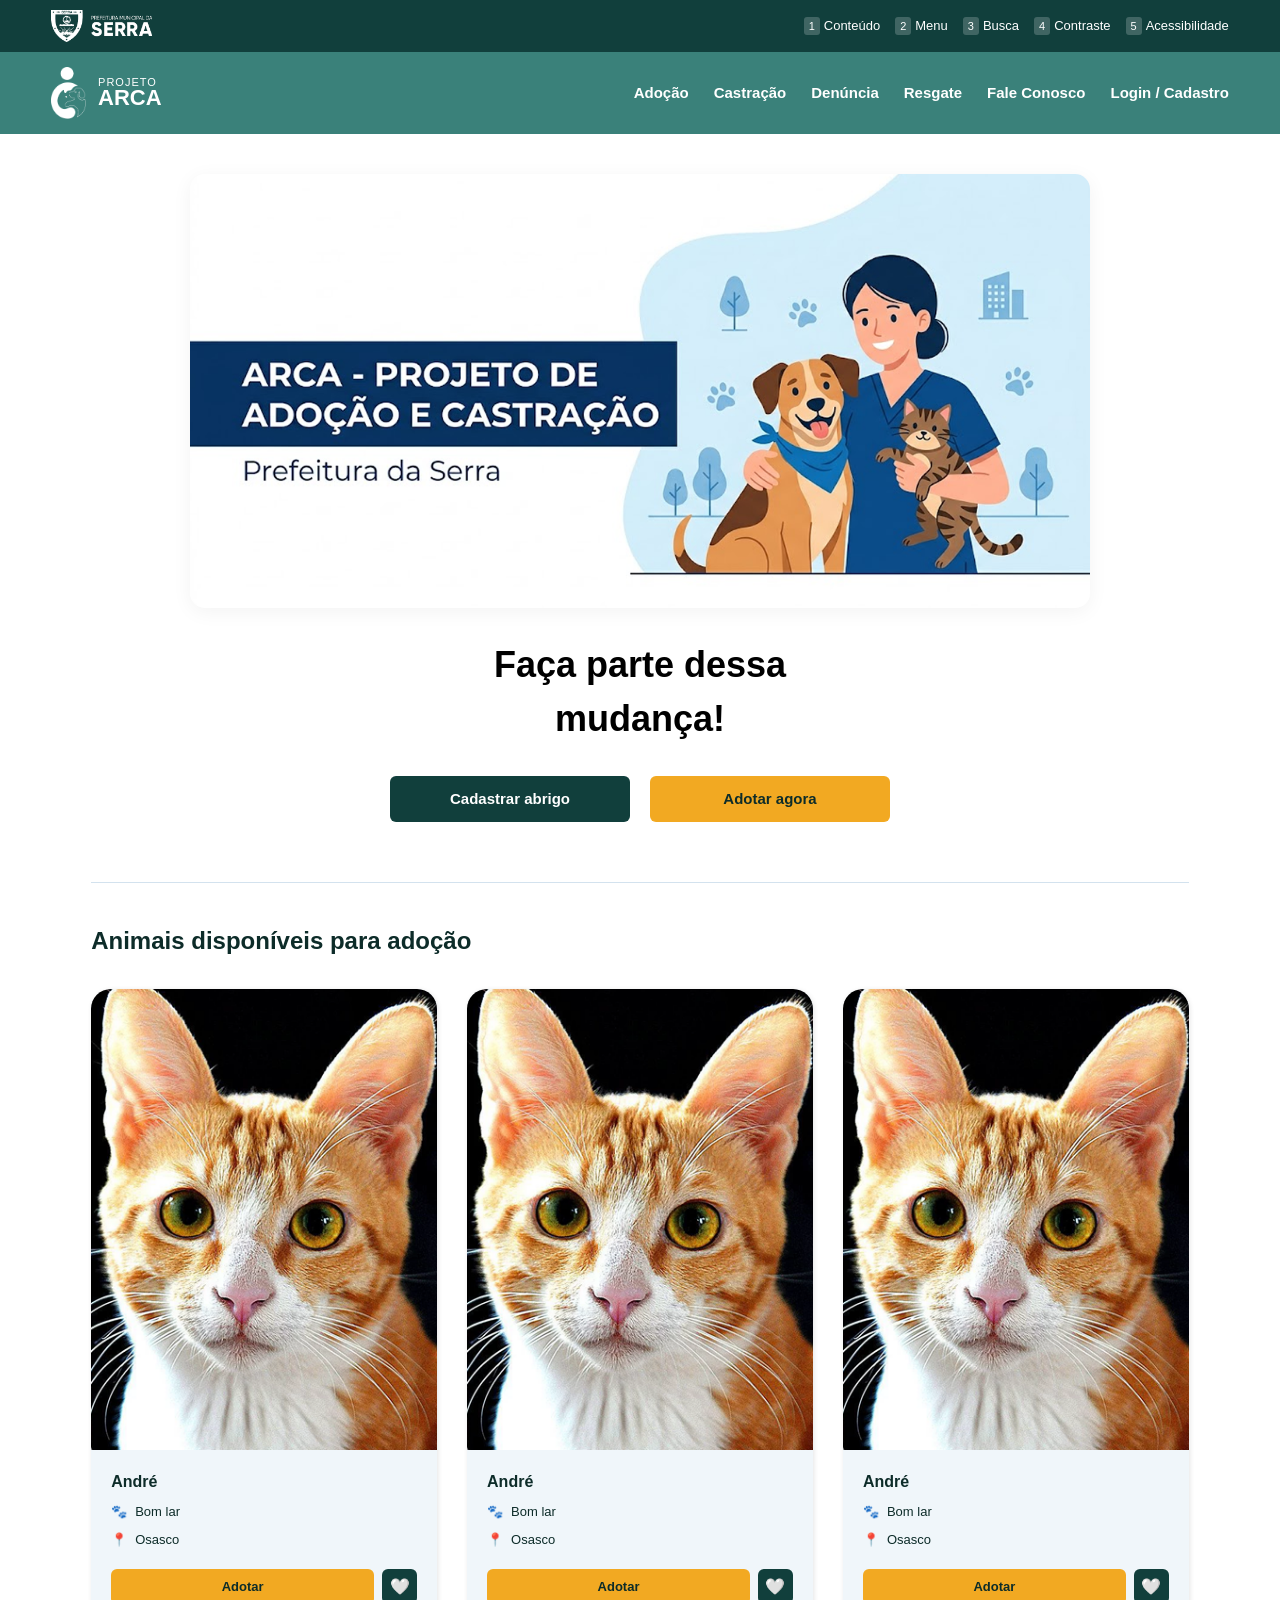
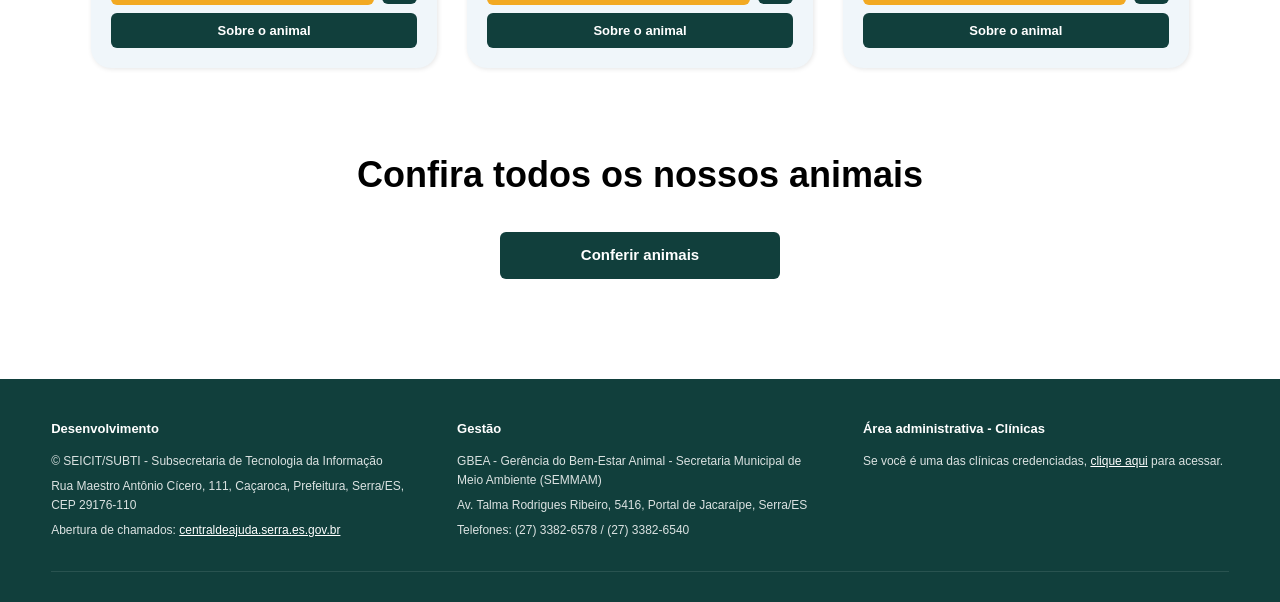
<file: arca2/index.html>
<!DOCTYPE html>
<html lang="pt-BR">
<head>
    <meta charset="UTF-8">
    <meta name="viewport" content="width=device-width, initial-scale=1.0">
    <title>Programa ARCA - Prefeitura da Serra</title>
    <link rel="stylesheet" href="style.css">
    <style>
        .hero-section {
            display: flex;
            align-items: center;
            justify-content: center;
            max-width: 1200px;
            margin: 40px auto 0 auto;
            padding: 0 4%;
        }
        .hero-conteudo {
            flex: 1;
            display: flex;
            justify-content: center;
        }
        .chamada-home {
            text-align: center;
            margin: 10px auto 30px auto;
            font-size: 36px;
            font-weight: 800;
            color: #000000;
        }
        .home-botoes-centro {
            display: flex;
            justify-content: center;
            gap: 20px;
            margin-bottom: 60px;
        }
        .secao-vitrine {
            max-width: 1200px;
            margin: 0 auto;
            padding: 20px 4% 40px 4%;
            background-color: var(--branco);
        }
        .secao-titulo {
            font-size: 24px;
            font-weight: 700;
            margin-bottom: 30px;
            text-align: left;
        }
        .ver-mais-container {
            text-align: center;
            margin-top: 80px;
        }
        .chamada-ver-mais {
            font-size: 36px; /* Ajustado para o tamanho das outras letras grandes */
            font-weight: 800;
            color: #000000; /* Preto puro */
            margin-bottom: 30px; /* Distância sincronizada com a seção superior */
            text-align: center;
            display: block;
        }
        @media (max-width: 768px) {
            .hero-section {
                display: none; /* Oculta o banner arca.png no mobile */
            }
            .home-botoes-centro {
                flex-direction: column;
                align-items: center;
                margin-bottom: 40px;
            }
            .chamada-home {
                font-size: 26px; /* Texto menor no mobile */
            }
            .secao-titulo {
                font-size: 20px; /* Título menor no mobile */
                text-align: center;
            }
            .chamada-ver-mais {
                font-size: 22px !important; /* Retorna ao tamanho menor que estava bom */
                margin-bottom: 20px !important; /* Reduz o espaço no mobile */
                color: var(--texto-escuro) !important; /* Retorna à cor padrão suave */
                text-align: center !important;
            }
            .ver-mais-container {
                text-align: center !important;
            }
        }
    </style>
</head>
<body>

    <div class="barra-prefeitura">
        <div class="logo-prefeitura-topo">
            <img src="./imagens/prefeitura-arca-serra.png" alt="Logo Prefeitura da Serra">
        </div>
        <div class="nav-institucional-links">
            <a href="#"><span>1</span> Conteúdo</a>
            <a href="#"><span>2</span> Menu</a>
            <a href="#"><span>3</span> Busca</a>
            <a href="#"><span>4</span> Contraste</a>
            <a href="#"><span>5</span> Acessibilidade</a>
        </div>
    </div>

    <nav class="navbar-arca">
        <a href="index.html" class="logo-arca">
            <img src="./imagens/logo-arca.png" alt="Logo Programa ARCA">
            <div class="logo-texto">
                <span>PROJETO</span>
                <strong>ARCA</strong>
            </div>
        </a>
        <button class="menu-hamburger" aria-label="Abrir Menu">
            <span></span>
            <span></span>
            <span></span>
        </button>
        <ul class="menu-links">
            <li><a href="adocao.html">Adoção</a></li>
            <li class="dropdown">
                <a href="#" class="dropdown-toggle">Castração</a>
                <ul class="dropdown-menu">
                    <li><a href="informacoes.html">Como funciona</a></li>
                    <li><a href="#">Agendar Castração</a></li>
                    <li><a href="#">Clínicas credenciadas</a></li>
                </ul>
            </li>
            <li><a href="#">Denúncia</a></li>
            <li><a href="#">Resgate</a></li>
            <li><a href="#">Fale Conosco</a></li>
            <li><a href="solicitacoes.html">Perfil</a></li>
        </ul>
    </nav>

    <header class="hero-section">
        <div class="hero-conteudo">
            <img src="./imagens/arca.png" alt="Programa ARCA" class="hero-logo-destaque">
        </div>
    </header>

    <main class="secao-vitrine">
        <h2 class="chamada-home">Faça parte dessa<br>mudança!</h2>
        <div class="home-botoes-centro">
            <a href="#" class="btn-escuro">Cadastrar abrigo</a>
            <a href="adocao.html" class="btn-amarelo">Adotar agora</a>
        </div>

        <hr style="border: 0; border-top: 1px solid var(--borda-card); margin-bottom: 40px;">

        <h3 class="secao-titulo">Animais disponíveis para adoção</h3>
        <div class="grid-animais">
            <article class="card-animal">
                <div class="card-imagem-wrapper">
                    <img src="./imagens/gato.png" alt="Gato André para adoção">
                </div>
                <div class="card-info">
                    <h4 class="card-nome">André</h4>
                    <div class="card-meta">
                        <span>🐾</span> Bom lar
                    </div>
                    <div class="card-meta">
                        <span>📍</span> Osasco
                    </div>
                    <div class="card-acoes">
                        <div class="card-botoes-row">
                            <a href="formulario-adocao.html" class="btn-amarelo">Adotar</a>
                            <button class="btn-favorito" aria-label="Favoritar">🤍</button>
                        </div>
                        <a href="animal.html" class="btn-escuro">Sobre o animal</a>
                    </div>
                </div>
            </article>

            <article class="card-animal">
                <div class="card-imagem-wrapper">
                    <img src="./imagens/gato.png" alt="Gato André para adoção">
                </div>
                <div class="card-info">
                    <h4 class="card-nome">André</h4>
                    <div class="card-meta">
                        <span>🐾</span> Bom lar
                    </div>
                    <div class="card-meta">
                        <span>📍</span> Osasco
                    </div>
                    <div class="card-acoes">
                        <div class="card-botoes-row">
                            <a href="formulario-adocao.html" class="btn-amarelo">Adotar</a>
                            <button class="btn-favorito" aria-label="Favoritar">🤍</button>
                        </div>
                        <a href="animal.html" class="btn-escuro">Sobre o animal</a>
                    </div>
                </div>
            </article>

            <article class="card-animal">
                <div class="card-imagem-wrapper">
                    <img src="./imagens/gato.png" alt="Gato André para adoção">
                </div>
                <div class="card-info">
                    <h4 class="card-nome">André</h4>
                    <div class="card-meta">
                        <span>🐾</span> Bom lar
                    </div>
                    <div class="card-meta">
                        <span>📍</span> Osasco
                    </div>
                    <div class="card-acoes">
                        <div class="card-botoes-row">
                            <a href="formulario-adocao.html" class="btn-amarelo">Adotar</a>
                            <button class="btn-favorito" aria-label="Favoritar">🤍</button>
                        </div>
                        <a href="animal.html" class="btn-escuro">Sobre o animal</a>
                    </div>
                </div>
            </article>
        </div>

        <div class="ver-mais-container">
            <h3 class="chamada-ver-mais">Confira todos os nossos animais</h3>
            <a href="adocao.html" class="btn-escuro" style="max-width: 280px;">Conferir animais</a>
        </div>
    </main>

    <footer class="footer-arca">
        <div class="footer-container">
            <div class="footer-coluna">
                <h4>Desenvolvimento</h4>
                <p>© SEICIT/SUBTI - Subsecretaria de Tecnologia da Informação</p>
                <p>Rua Maestro Antônio Cícero, 111, Caçaroca, Prefeitura, Serra/ES, CEP 29176-110</p>
                <p>Abertura de chamados: <a href="#">centraldeajuda.serra.es.gov.br</a></p>
            </div>
            <div class="footer-coluna">
                <h4>Gestão</h4>
                <p>GBEA - Gerência do Bem-Estar Animal - Secretaria Municipal de Meio Ambiente (SEMMAM)</p>
                <p>Av. Talma Rodrigues Ribeiro, 5416, Portal de Jacaraípe, Serra/ES</p>
                <p>Telefones: (27) 3382-6578 / (27) 3382-6540</p>
            </div>
            <div class="footer-coluna">
                <h4>Área administrativa - Clínicas</h4>
                <p>Se você é uma das clínicas credenciadas, <a href="#">clique aqui</a> para acessar.</p>
            </div>
        </div>
    </footer>

    <script src="script.js"></script>
</body>
</html>
</file>
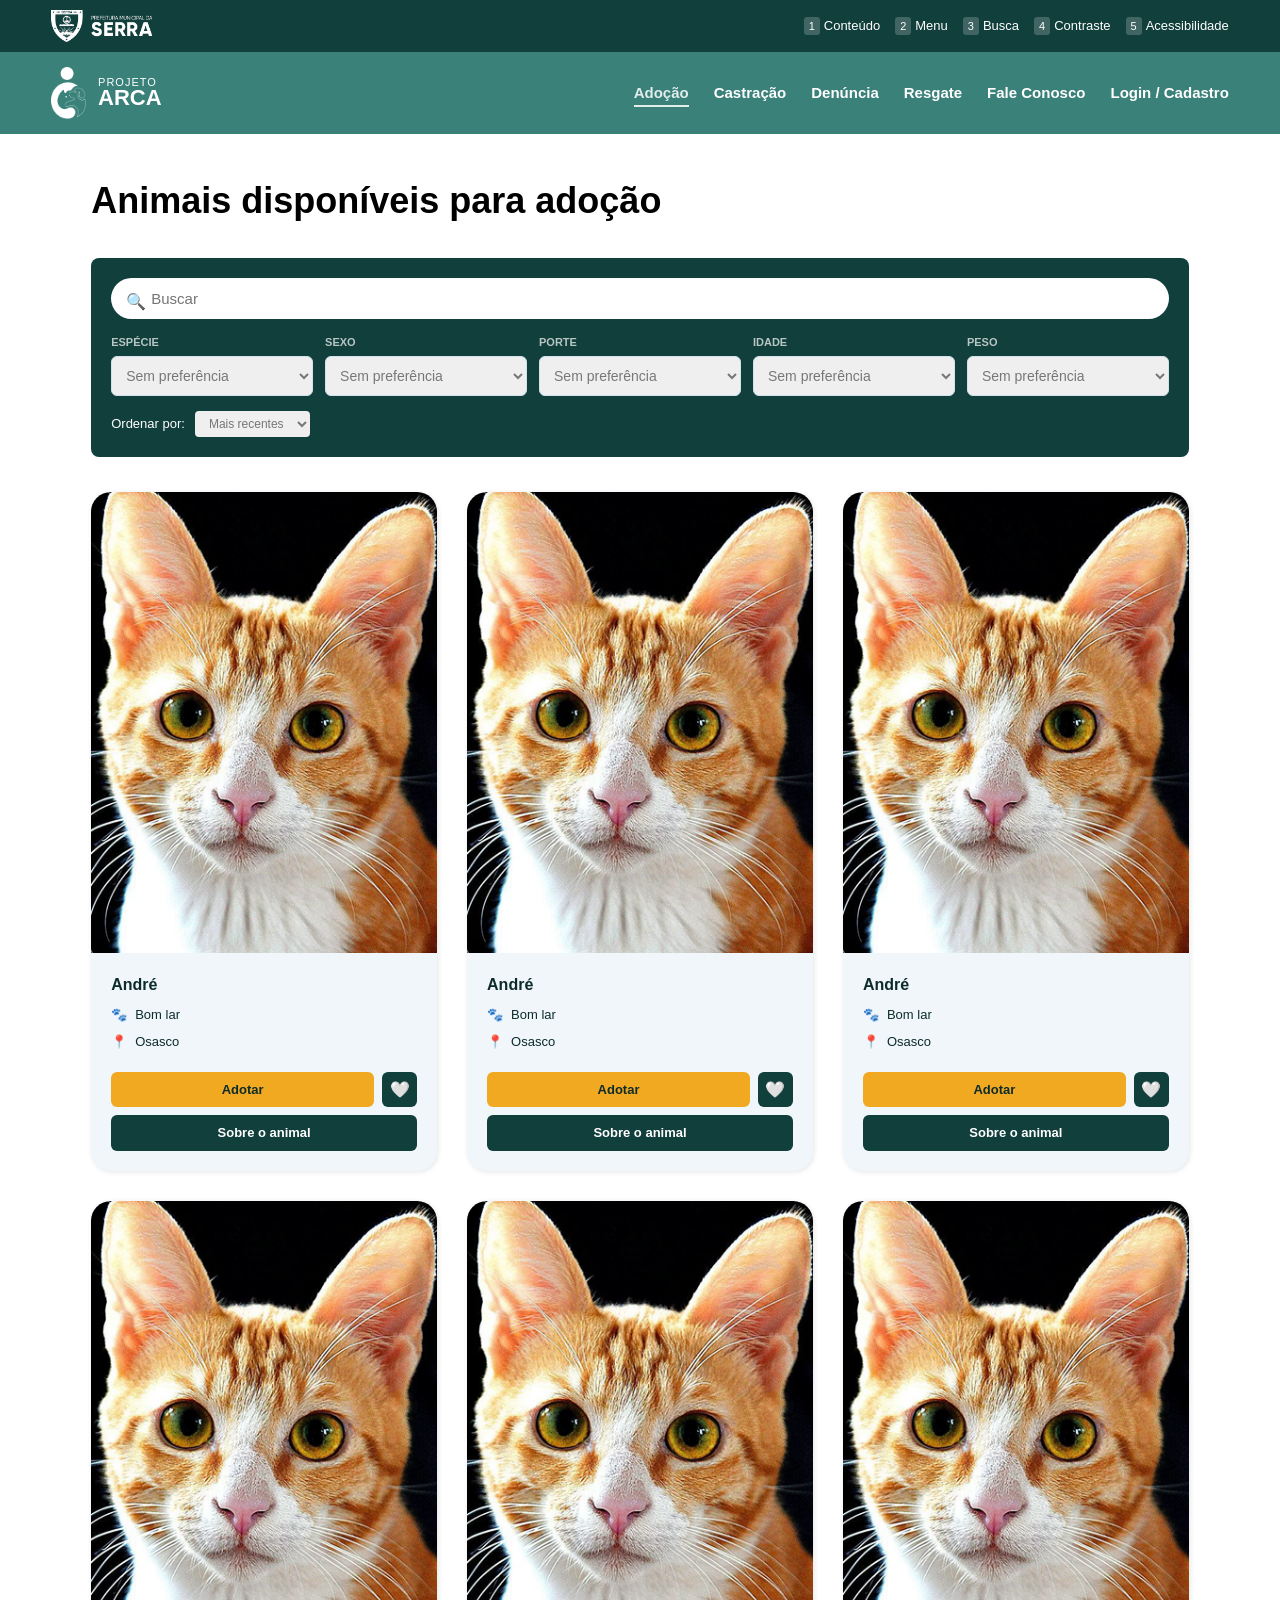
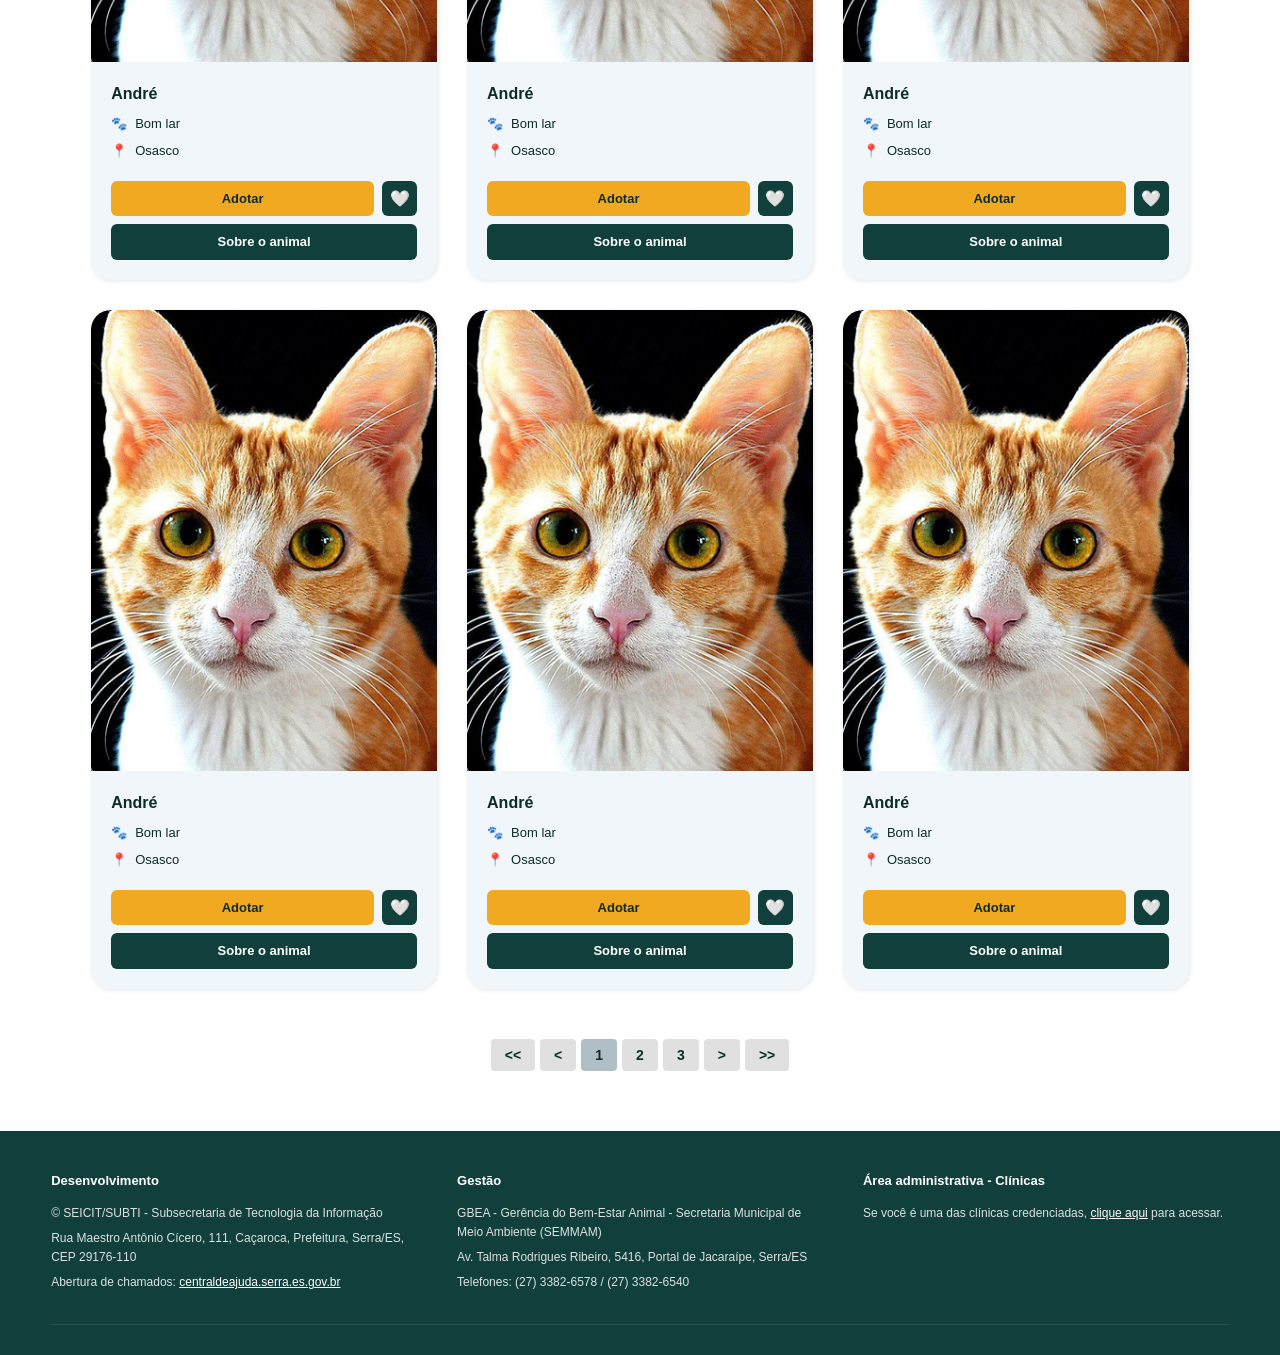
<file: arca2/adocao.html>
<!DOCTYPE html>
<html lang="pt-BR">
<head>
    <meta charset="UTF-8">
    <meta name="viewport" content="width=device-width, initial-scale=1.0">
    <title>Animais Disponíveis para Adoção - Programa ARCA</title>
    <link rel="stylesheet" href="style.css">
    <style>
        .container-listagem {
            max-width: 1200px;
            margin: 40px auto;
            padding: 0 4%;
        }
        .secao-titulo {
            font-size: 36px;
            font-weight: 800;
            margin-bottom: 30px;
            color: #000000;
        }
        .barra-filtros-container {
            background-color: var(--verde-institucional);
            padding: 20px;
            border-radius: 8px;
            margin-bottom: 35px;
        }
        .input-busca-wrapper {
            width: 100%;
            position: relative;
            margin-bottom: 15px;
        }
        .input-busca-wrapper input {
            width: 100%;
            padding: 12px 15px 12px 40px;
            border-radius: 25px;
            border: none;
            font-size: 15px;
        }
        .filtro-item {
            display: flex;
            flex-direction: column;
        }
        .filtro-item label {
            color: var(--branco);
            font-size: 11px;
            font-weight: 700;
            margin-bottom: 5px;
            text-transform: uppercase;
            opacity: 0.7; /* Mantendo a transparência solicitada */
        }
        .grid-filtros-selects {
            display: grid;
            grid-template-columns: repeat(5, 1fr);
            gap: 12px;
            margin-bottom: 15px;
        }
        .grid-filtros-selects select {
            width: 100%;
            padding: 10px;
            border-radius: 6px;
            border: 1px solid var(--borda-card);
            font-size: 14px;
            font-weight: 500;
            color: rgba(0, 0, 0, 0.5); /* 0.5 define que o texto fica 50% transparente */
        }
        .ordenacao-wrapper {
            display: flex;
            align-items: center;
            gap: 10px;
            color: var(--branco);
            font-size: 13px;
        }
        .ordenacao-wrapper select {
            padding: 5px 10px;
            border-radius: 4px;
            border: none;
            font-size: 12px;
            color: rgba(0, 0, 0, 0.5); /* Texto meio transparente */
        }
        .btn-toggle-filtros {
            display: none; /* Escondido no desktop */
            background: rgba(255, 255, 255, 0.15);
            border: 1px solid rgba(255, 255, 255, 0.3);
            color: var(--branco);
            padding: 14px 20px;
            width: 100%;
            border-radius: 10px;
            cursor: pointer;
            font-weight: 700;
            font-size: 15px;
            justify-content: space-between;
            align-items: center;
            transition: background 0.3s ease;
        }
        .seta-filtro {
            font-size: 12px;
            transition: transform 0.3s ease;
        }
        .filtros-expansivel {
            transition: max-height 0.4s ease-out, opacity 0.3s ease;
            overflow: hidden;
        }
        .paginacao {
            display: flex;
            justify-content: center;
            align-items: center;
            gap: 5px;
            margin-top: 50px;
        }
        .paginacao button {
            background-color: #e0e0e0;
            border: none;
            padding: 8px 14px;
            font-weight: 600;
            font-size: 14px;
            border-radius: 4px;
            cursor: pointer;
            color: var(--texto-escuro);
        }
        .paginacao button.active {
            background-color: #b0bec5;
        }
        @media (max-width: 768px) {
            .btn-toggle-filtros {
                display: flex; /* Mostra o botão no mobile */
            }
            .filtros-expansivel {
                max-height: 0;
                opacity: 0;
                pointer-events: none;
            }
            .barra-filtros-container.active .filtros-expansivel {
                max-height: 1000px; /* Expande ao clicar */
                opacity: 1;
                pointer-events: auto;
                padding-top: 20px;
            }
            .barra-filtros-container.active .seta-filtro {
                transform: rotate(180deg);
            }
        }
        @media (max-width: 900px) {
            .grid-filtros-selects {
                grid-template-columns: repeat(2, 1fr);
            }
        }
        @media (max-width: 600px) {
            .grid-filtros-selects {
                grid-template-columns: 1fr;
            }
            .secao-titulo {
                font-size: 32px;
                text-align: center;
            }
        }
    </style>
</head>
<body>

    <div class="barra-prefeitura">
        <div class="logo-prefeitura-topo">
            <img src="./imagens/prefeitura-arca-serra.png" alt="Logo Prefeitura da Serra">
        </div>
        <div class="nav-institucional-links">
            <a href="#"><span>1</span> Conteúdo</a>
            <a href="#"><span>2</span> Menu</a>
            <a href="#"><span>3</span> Busca</a>
            <a href="#"><span>4</span> Contraste</a>
            <a href="#"><span>5</span> Acessibilidade</a>
        </div>
    </div>

    <nav class="navbar-arca">
        <a href="index.html" class="logo-arca">
            <img src="./imagens/logo-arca.png" alt="Logo Programa ARCA">
            <div class="logo-texto">
                <span>PROJETO</span>
                <strong>ARCA</strong>
            </div>
        </a>
        <button class="menu-hamburger" aria-label="Abrir Menu">
            <span></span>
            <span></span>
            <span></span>
        </button>
        <ul class="menu-links">
            <li><a href="adocao.html" class="active">Adoção</a></li>
            <li class="dropdown">
                <a href="#" class="dropdown-toggle">Castração</a>
                <ul class="dropdown-menu">
                    <li><a href="informacoes.html">Como funciona</a></li>
                    <li><a href="#">Agendar Castração</a></li>
                    <li><a href="#">Clínicas credenciadas</a></li>
                </ul>
            </li>
            <li><a href="#">Denúncia</a></li>
            <li><a href="#">Resgate</a></li>
            <li><a href="#">Fale Conosco</a></li>
            <li><a href="solicitacoes.html">Perfil</a></li>
        </ul>
    </nav>

    <main class="container-listagem">
        <h3 class="secao-titulo">Animais disponíveis para adoção</h3>

        <section class="barra-filtros-container">
            <div class="input-busca-wrapper">
                <span style="position: absolute; left: 15px; top: 12px; color: #888;">🔍</span>
                <input type="text" placeholder="Buscar">
            </div>

            <button class="btn-toggle-filtros">
                <span>⚙️ Filtros de pesquisa</span>
                <span class="seta-filtro">▼</span>
            </button>

            <div class="filtros-expansivel">
                <div class="grid-filtros-selects">
                    <div class="filtro-item">
                        <label>Espécie</label>
                        <select>
                            <option value="">Sem preferência</option>
                            <option value="gato">Gato</option>
                            <option value="cachorro">Cachorro</option>
                        </select>
                    </div>
                    <div class="filtro-item">
                        <label>Sexo</label>
                        <select>
                            <option value="">Sem preferência</option>
                            <option value="feminino">Feminino</option>
                            <option value="masculino">Masculino</option>
                        </select>
                    </div>
                    <div class="filtro-item">
                        <label>Porte</label>
                        <select>
                            <option value="">Sem preferência</option>
                            <option value="minusculo">Minúsculo</option>
                            <option value="pequeno">Pequeno</option>
                            <option value="medio">Médio</option>
                            <option value="grande">Grande</option>
                            <option value="gigante">Gigante</option>
                        </select>
                    </div>
                    <div class="filtro-item">
                        <label>Idade</label>
                        <select>
                            <option value="">Sem preferência</option>
                            <option value="menos-3-meses">Menor que 03 meses</option>
                            <option value="3-5-meses">De 03 meses a 05 meses</option>
                            <option value="6-meses-7-anos">06 meses a 07 anos</option>
                            <option value="acima-7-anos">Acima de 07 anos</option>
                        </select>
                    </div>
                    <div class="filtro-item">
                        <label>Peso</label>
                        <select>
                            <option value="">Sem preferência</option>
                            <option value="ate-5kg">Até 5kg</option>
                            <option value="6-15kg">De 06 a 15kg</option>
                            <option value="acima-15kg">Acima de 15kg</option>
                        </select>
                    </div>
                </div>

                <div class="ordenacao-wrapper">
                    <label>Ordenar por:</label>
                    <select>
                        <option value="recentes">Mais recentes</option>
                        <option value="az">De A ↓ Z</option>
                    </select>
                </div>
            </div>
        </section>

        <div class="grid-animais">
            <script>
                // Loop Inteligente: carimba o código do card 9 vezes para não escrever na mão
                for (let i = 0; i < 9; i++) {
                    document.write(`
                    <article class="card-animal">
                        <div class="card-imagem-wrapper">
                            <img src="./imagens/gato.png" alt="Gato André para adoção">
                        </div>
                        <div class="card-info">
                            <h4 class="card-nome">André</h4>
                            <div class="card-meta">
                                <span>🐾</span> Bom lar
                            </div>
                            <div class="card-meta">
                                <span>📍</span> Osasco
                            </div>
                            <div class="card-acoes">
                                <div class="card-botoes-row">
                                    <a href="formulario-adocao.html" class="btn-amarelo">Adotar</a>
                                    <button class="btn-favorito" aria-label="Favoritar">🤍</button>
                                </div>
                                <a href="animal.html" class="btn-escuro">Sobre o animal</a>
                            </div>
                        </div>
                    </article>
                    `);
                }
            </script>
        </div>

        <div class="paginacao">
            <button>&lt;&lt;</button>
            <button>&lt;</button>
            <button class="active">1</button>
            <button>2</button>
            <button>3</button>
            <button>&gt;</button>
            <button>&gt;&gt;</button>
        </div>
    </main>

    <footer class="footer-arca">
        <div class="footer-container">
            <div class="footer-coluna">
                <h4>Desenvolvimento</h4>
                <p>© SEICIT/SUBTI - Subsecretaria de Tecnologia da Informação</p>
                <p>Rua Maestro Antônio Cícero, 111, Caçaroca, Prefeitura, Serra/ES, CEP 29176-110</p>
                <p>Abertura de chamados: <a href="#">centraldeajuda.serra.es.gov.br</a></p>
            </div>
            <div class="footer-coluna">
                <h4>Gestão</h4>
                <p>GBEA - Gerência do Bem-Estar Animal - Secretaria Municipal de Meio Ambiente (SEMMAM)</p>
                <p>Av. Talma Rodrigues Ribeiro, 5416, Portal de Jacaraípe, Serra/ES</p>
                <p>Telefones: (27) 3382-6578 / (27) 3382-6540</p>
            </div>
            <div class="footer-coluna">
                <h4>Área administrativa - Clínicas</h4>
                <p>Se você é uma das clínicas credenciadas, <a href="#">clique aqui</a> para acessar.</p>
            </div>
        </div>
    </footer>

    <script src="script.js"></script>
</body>
</html>
</file>
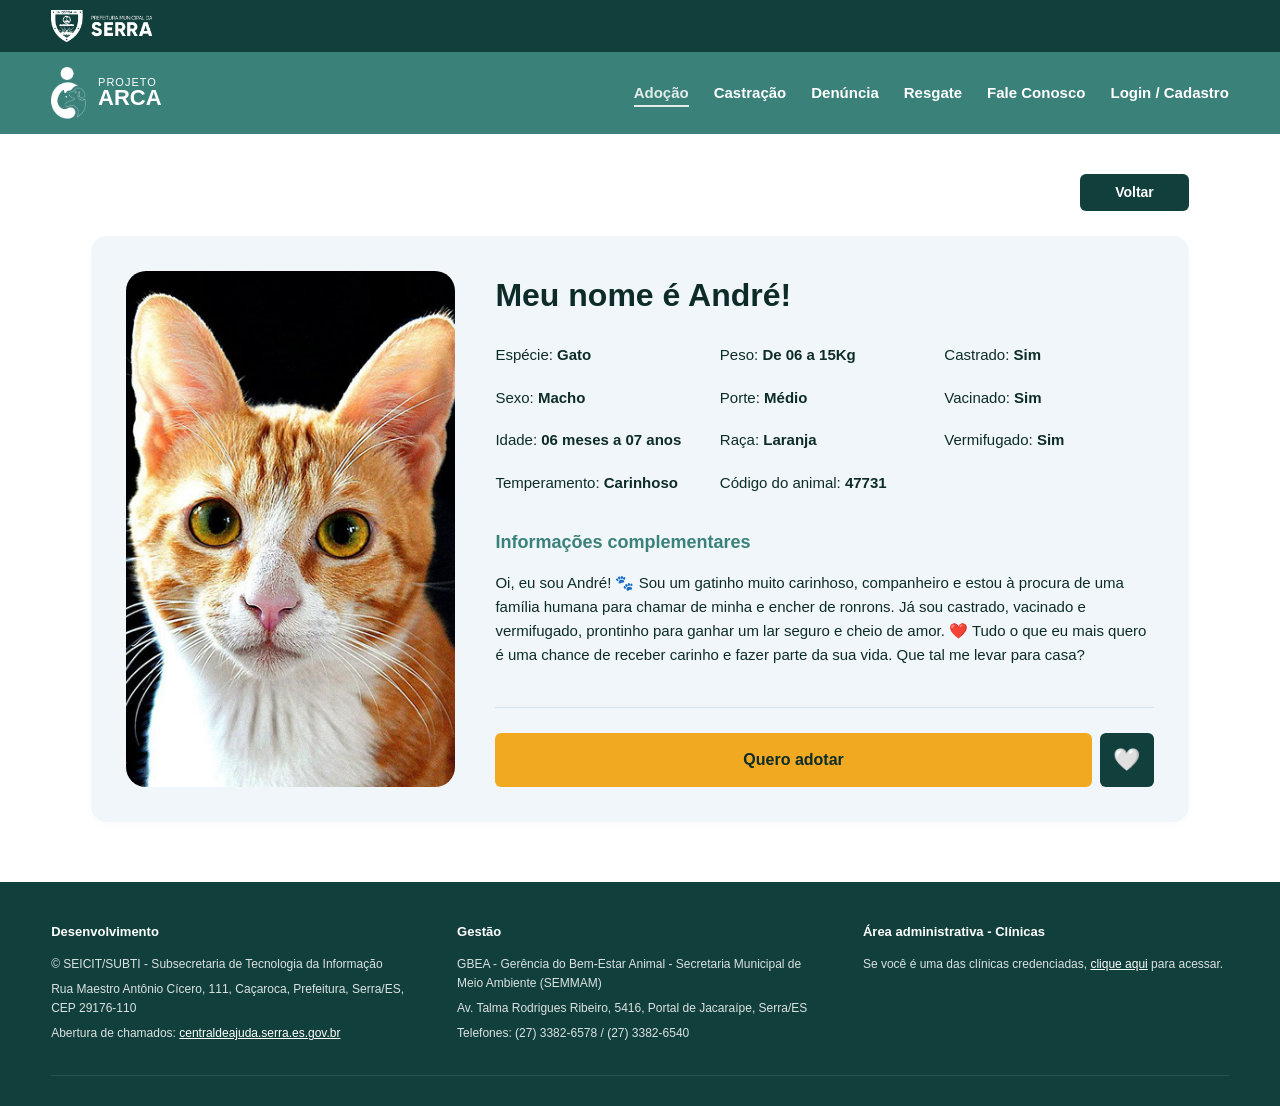
<file: arca2/animal.html>
<!DOCTYPE html>
<html lang="pt-BR">
<head>
    <meta charset="UTF-8">
    <meta name="viewport" content="width=device-width, initial-scale=1.0">
    <title>Meu nome é André! - Programa ARCA</title>
    <link rel="stylesheet" href="style.css">
    <style>
        .container-detalhes-animal {
            max-width: 1200px;
            margin: 40px auto;
            padding: 0 4%;
        }
        .card-perfil-completo {
            background-color: var(--fundo-card);
            border-radius: 16px;
            padding: 35px;
            display: flex;
            gap: 40px;
            margin-top: 25px;
            box-shadow: 0 2px 8px rgba(0,0,0,0.02);
        }
        .foto-perfil-pet {
            flex: 1;
            max-width: 400px;
            border-radius: 20px;
            overflow: hidden;
            aspect-ratio: 1 / 1;
        }
        .foto-perfil-pet img {
            width: 100%;
            height: 100%;
            object-fit: cover;
        }
        .ficha-tecnica-pet {
            flex: 2;
            display: flex;
            flex-direction: column;
        }
        .nome-pet-titulo {
            font-size: 32px;
            font-weight: 700;
            color: var(--texto-escuro);
            margin-bottom: 25px;
        }
        .grid-atributos-tecnicos {
            display: grid;
            grid-template-columns: repeat(3, 1fr);
            gap: 20px 15px;
            margin-bottom: 35px;
        }
        .atributo-item {
            font-size: 15px;
            color: var(--texto-escuro);
        }
        .atributo-item strong {
            font-weight: 700;
        }
        .titulo-complementar {
            font-size: 18px;
            font-weight: 700;
            color: var(--verde-navbar);
            margin-bottom: 15px;
        }
        .texto-complementar-corpo {
            font-size: 15px;
            line-height: 1.6;
            color: var(--texto-escuro);
            margin-bottom: 40px;
        }
        .btn-central-adocao {
            max-width: 100%;
            width: 100%;
            padding: 15px;
            font-size: 16px;
        }
        @media (max-width: 850px) {
            .card-perfil-completo {
                flex-direction: column;
                padding: 20px;
            }
            .foto-perfil-pet {
                max-width: 320px; /* Limita o tamanho em tablets para não ficar gigante */
                margin: 0 auto; /* Centraliza a foto no topo antes do texto */
            }
            .grid-atributos-tecnicos {
                grid-template-columns: repeat(2, 1fr);
            }
        }
    </style>
</head>
<body>

    <div class="barra-prefeitura">
        <div class="logo-prefeitura-topo">
            <img src="./imagens/prefeitura-arca-serra.png" alt="Logo Prefeitura da Serra">
        </div>
    </div>

    <nav class="navbar-arca">
        <a href="index.html" class="logo-arca">
            <img src="./imagens/logo-arca.png" alt="Logo Programa ARCA">
            <div class="logo-texto">
                <span>PROJETO</span>
                <strong>ARCA</strong>
            </div>
        </a>
        <button class="menu-hamburger" aria-label="Abrir Menu">
            <span></span>
            <span></span>
            <span></span>
        </button>
        <ul class="menu-links">
            <li><a href="adocao.html" class="active">Adoção</a></li>
            <li class="dropdown">
                <a href="#" class="dropdown-toggle">Castração</a>
                <ul class="dropdown-menu">
                    <li><a href="informacoes.html">Como funciona</a></li>
                    <li><a href="#">Agendar Castração</a></li>
                    <li><a href="#">Clínicas credenciadas</a></li>
                </ul>
            </li>
            <li><a href="#">Denúncia</a></li>
            <li><a href="#">Resgate</a></li>
            <li><a href="#">Fale Conosco</a></li>
            <li><a href="solicitacoes.html">Perfil</a></li>
        </ul>
    </nav>

    <main class="container-detalhes-animal">
        <a href="javascript:history.back()" class="btn-voltar">Voltar</a>
        <div style="clear: both;"></div>

        <section class="card-perfil-completo">
            <div class="foto-perfil-pet">
                <img src="./imagens/gato.png" alt="Gato André em close">
            </div>

            <div class="ficha-tecnica-pet">
                <h2 class="nome-pet-titulo">Meu nome é André!</h2>
                
                <div class="grid-atributos-tecnicos">
                    <div class="atributo-item">Espécie: <strong>Gato</strong></div>
                    <div class="atributo-item">Peso: <strong>De 06 a 15Kg</strong></div>
                    <div class="atributo-item">Castrado: <strong>Sim</strong></div>
                    <div class="atributo-item">Sexo: <strong>Macho</strong></div>
                    <div class="atributo-item">Porte: <strong>Médio</strong></div>
                    <div class="atributo-item">Vacinado: <strong>Sim</strong></div>
                    <div class="atributo-item">Idade: <strong>06 meses a 07 anos</strong></div>
                    <div class="atributo-item">Raça: <strong>Laranja</strong></div>
                    <div class="atributo-item">Vermifugado: <strong>Sim</strong></div>
                    <div class="atributo-item">Temperamento: <strong>Carinhoso</strong></div>
                    <div class="atributo-item">Código do animal: <strong>47731</strong></div>
                </div>

                <h3 class="titulo-complementar">Informações complementares</h3>
                <div class="texto-complementar-corpo">
                    Oi, eu sou André! 🐾 Sou um gatinho muito carinhoso, companheiro e estou à procura de uma família humana para chamar de minha e encher de ronrons. Já sou castrado, vacinado e vermifugado, prontinho para ganhar um lar seguro e cheio de amor. ❤️ Tudo o que eu mais quero é uma chance de receber carinho e fazer parte da sua vida. Que tal me levar para casa?
                </div>

                <hr style="border: 0; border-top: 1px solid var(--borda-card); margin-bottom: 25px;">

                <div class="card-botoes-row">
                    <a href="formulario-adocao.html" class="btn-amarelo btn-central-adocao">Quero adotar</a>
                    <button class="btn-favorito btn-favorito-grande" aria-label="Favoritar">🤍</button>
                </div>
            </div>
        </section>
    </main>

    <footer class="footer-arca">
        <div class="footer-container">
            <div class="footer-coluna">
                <h4>Desenvolvimento</h4>
                <p>© SEICIT/SUBTI - Subsecretaria de Tecnologia da Informação</p>
                <p>Rua Maestro Antônio Cícero, 111, Caçaroca, Prefeitura, Serra/ES, CEP 29176-110</p>
                <p>Abertura de chamados: <a href="#">centraldeajuda.serra.es.gov.br</a></p>
            </div>
            <div class="footer-coluna">
                <h4>Gestão</h4>
                <p>GBEA - Gerência do Bem-Estar Animal - Secretaria Municipal de Meio Ambiente (SEMMAM)</p>
                <p>Av. Talma Rodrigues Ribeiro, 5416, Portal de Jacaraípe, Serra/ES</p>
                <p>Telefones: (27) 3382-6578 / (27) 3382-6540</p>
            </div>
            <div class="footer-coluna">
                <h4>Área administrativa - Clínicas</h4>
                <p>Se você é uma das clínicas credenciadas, <a href="#">clique aqui</a> para acessar.</p>
            </div>
        </div>
    </footer>

    <script src="script.js"></script>
</body>
</html>
</file>
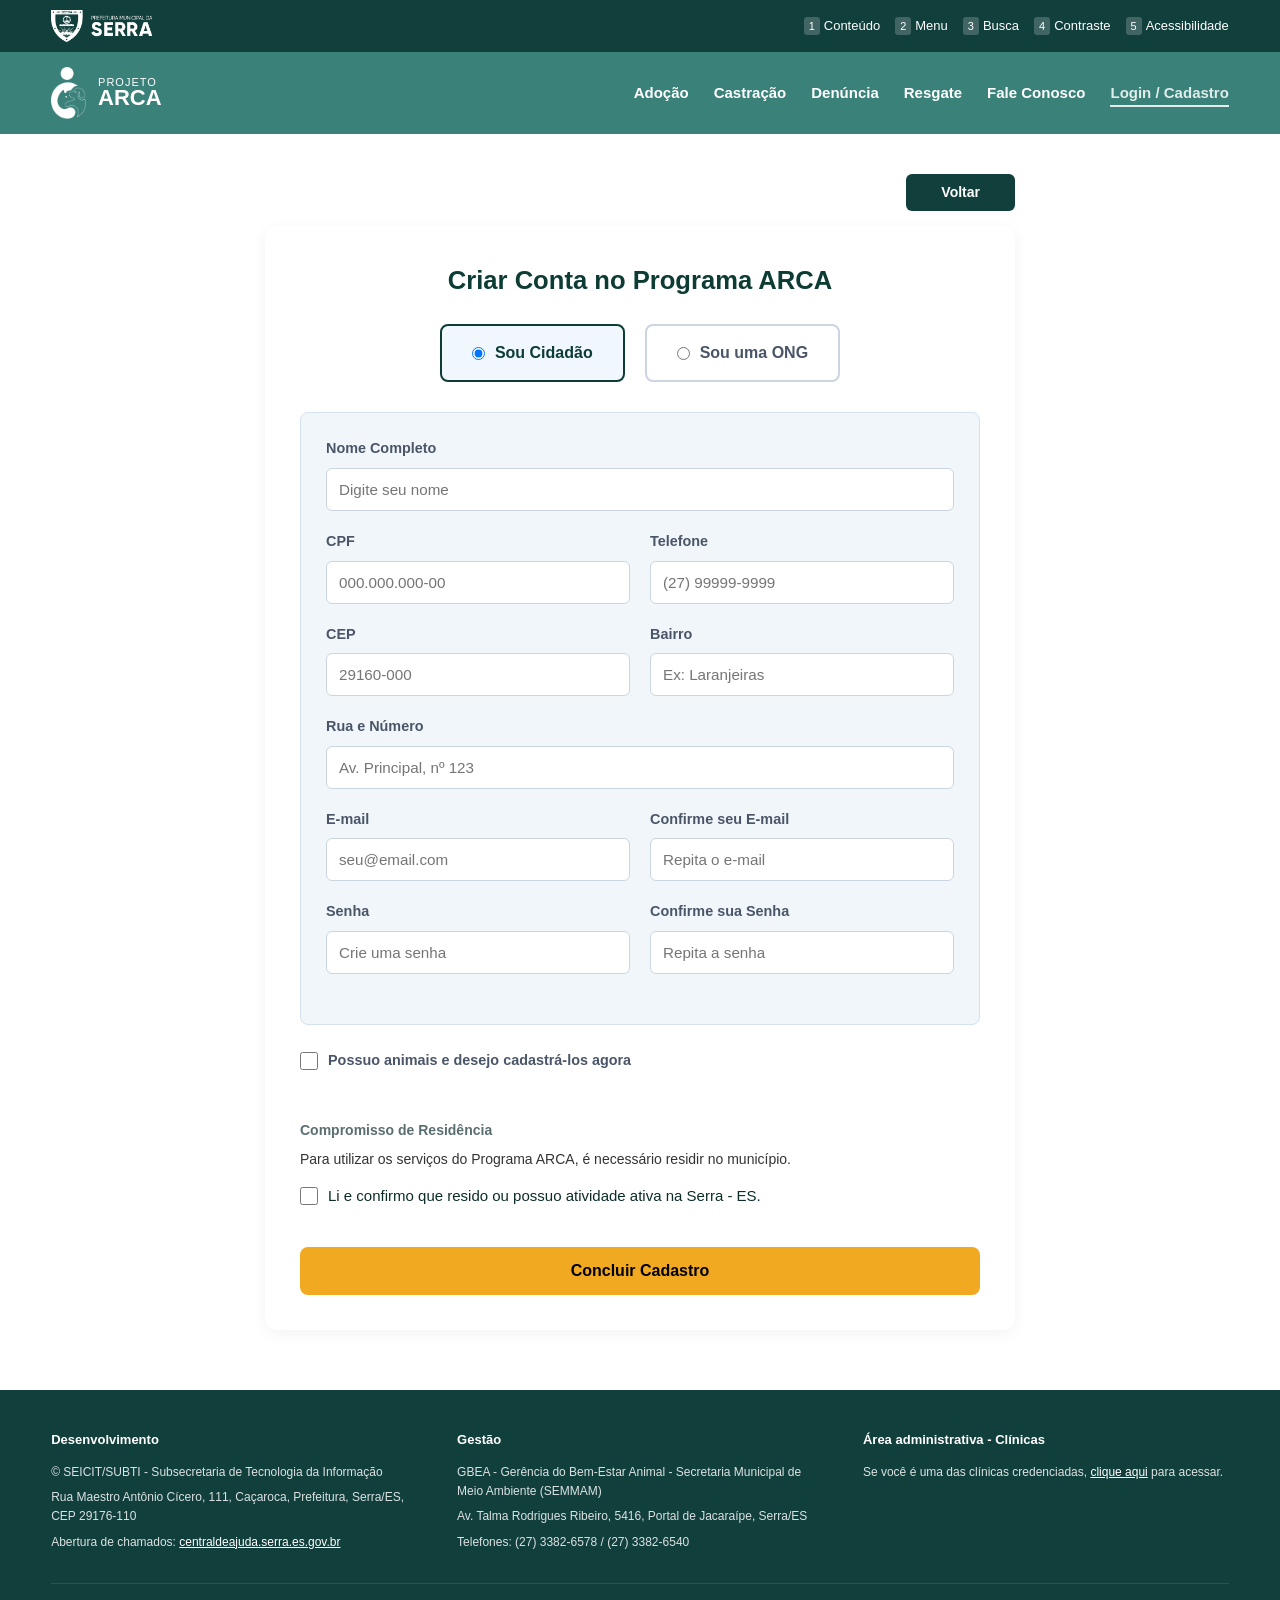
<file: arca2/cadastro.html>
<!DOCTYPE html>
<html lang="pt-BR">
<head>
    <meta charset="UTF-8">
    <meta name="viewport" content="width=device-width, initial-scale=1.0">
    <title>Cadastro - Programa ARCA</title>
    <!-- PUXA O SEU STYLE.CSS PRONTO SEM ALTERAR NADA DELE -->
    <link rel="stylesheet" href="style.css">

    <style>
        .cadastro-main {
            max-width: 1200px;
            margin: 40px auto;
            padding: 0 4%;
        }

        .cadastro-wrapper {
            max-width: 750px;
            margin: 0 auto;
        }

        .cadastro-card {
            margin-top: 15px;
            background-color: #ffffff;
            border-radius: 12px;
            padding: 35px;
            box-shadow: 0 4px 15px rgba(0, 0, 0, 0.05);
        }

        .cadastro-card h2 {
            color: #0d3c35;
            font-size: 1.6rem;
            margin-bottom: 25px;
            text-align: center;
            font-weight: 700;
        }

        /* Seletor de Tipo de Perfil (Ong ou Cidadão) */
        .tipo-usuario-selector {
            display: flex;
            gap: 20px;
            margin-bottom: 30px;
            justify-content: center;
        }

        .radio-box {
            border: 2px solid #cbd5e1;
            padding: 15px 30px;
            border-radius: 8px;
            cursor: pointer;
            display: flex;
            align-items: center;
            gap: 10px;
            font-weight: 600;
            color: #4a5568;
            transition: all 0.2s;
        }

        .radio-box input {
            cursor: pointer;
        }

        .radio-box.active {
            border-color: #0d3c35;
            background-color: #f0f7fd;
            color: #0d3c35;
        }

        /* Inputs e Formulários */
        .form-grid {
            display: grid;
            grid-template-columns: 1fr 1fr;
            gap: 20px;
            margin-bottom: 25px;
        }

        .full-width {
            grid-column: span 2;
        }

        .form-group {
            display: flex;
            flex-direction: column;
        }

        .form-group label {
            color: #4a5568;
            font-size: 0.9rem;
            font-weight: 600;
            margin-bottom: 8px;
        }

        .form-group input, .form-group select, .form-group textarea {
            padding: 12px;
            border: 1px solid #cbd5e1;
            border-radius: 6px;
            font-size: 0.95rem;
            outline: none;
            background-color: #fff;
        }

        .form-group input:focus, .form-group select:focus {
            border-color: #3b7a6f;
        }

        /* Seção do Pet */
        .pet-section-box {
            background-color: #f8fafc;
            border: 1px dashed #cbd5e1;
            border-radius: 8px;
            padding: 25px;
            margin-top: 25px;
            margin-bottom: 25px;
        }

        .info-section-box {
            background-color: var(--fundo-card);
            border: 1px solid var(--borda-card);
            border-radius: 8px;
            padding: 25px;
            margin-bottom: 25px;
        }

        .pet-section-box h3 {
            color: #3b7a6f;
            font-size: 1.2rem;
            margin-bottom: 20px;
            border-bottom: 1px solid #e2e8f0;
            padding-bottom: 8px;
        }

        /* Estilo idêntico ao Termo de Guarda do formulário de adoção */
        .termo-guarda-box {
            margin: 40px 0;
            font-size: 14px;
            color: var(--texto-escuro);
        }
        .termo-titulo {
            font-weight: 700;
            margin-bottom: 8px;
            color: var(--texto-mutado);
        }
        .opcao-checkbox-label {
            display: flex;
            align-items: center;
            gap: 10px;
            font-size: 15px;
            color: var(--texto-escuro);
            cursor: pointer;
            font-weight: 500;
        }

        .btn-cadastrar {
            width: 100%;
            background-color: var(--amarelo-primario);
            color: #000000;
            border: none;
            padding: 15px;
            border-radius: 8px;
            font-size: 1rem;
            font-weight: 700;
            cursor: pointer;
            transition: background 0.2s;
        }

        .btn-cadastrar:hover {
            background-color: var(--amarelo-hover);
        }

        /* Responsividade para Telas Menores */
        @media (max-width: 600px) {
            .form-grid {
                grid-template-columns: 1fr;
            }
            .full-width {
                grid-column: span 1;
            }
            .tipo-usuario-selector {
                flex-direction: column;
                align-items: stretch;
            }
        }
    </style>
</head>
<body>

    <div class="barra-prefeitura">
        <div class="logo-prefeitura-topo">
            <img src="./imagens/prefeitura-arca-serra.png" alt="Logo Prefeitura da Serra">
        </div>
        <div class="nav-institucional-links">
            <a href="#"><span>1</span> Conteúdo</a>
            <a href="#"><span>2</span> Menu</a>
            <a href="#"><span>3</span> Busca</a>
            <a href="#"><span>4</span> Contraste</a>
            <a href="#"><span>5</span> Acessibilidade</a>
        </div>
    </div>

    <nav class="navbar-arca">
        <a href="index.html" class="logo-arca">
            <img src="./imagens/logo-arca.png" alt="Logo Programa ARCA">
            <div class="logo-texto">
                <span>PROJETO</span>
                <strong>ARCA</strong>
            </div>
        </a>
        <button class="menu-hamburger" aria-label="Abrir Menu">
            <span></span>
            <span></span>
            <span></span>
        </button>
        <ul class="menu-links">
            <li><a href="adocao.html">Adoção</a></li>
            <li class="dropdown">
                <a href="#" class="dropdown-toggle">Castração</a>
                <ul class="dropdown-menu">
                    <li><a href="informacoes.html">Como funciona</a></li>
                    <li><a href="#">Agendar Castração</a></li>
                    <li><a href="#">Clínicas credenciadas</a></li>
                </ul>
            </li>
            <li><a href="#">Denúncia</a></li>
            <li><a href="#">Resgate</a></li>
            <li><a href="#">Fale Conosco</a></li>
            <li><a href="solicitacoes.html" class="active">Perfil</a></li>
        </ul>
    </nav>

    <!-- CONTEÚDO DE CADASTRO -->
    <main class="cadastro-main">
        <div class="cadastro-wrapper">
            <a href="javascript:history.back()" class="btn-voltar">Voltar</a>
            <div style="clear: both;"></div>

            <div class="cadastro-card">
            <h2>Criar Conta no Programa ARCA</h2>

            <!-- Pergunta se é ONG ou Cidadão -->
            <div class="tipo-usuario-selector">
                <label class="radio-box active" id="label-cidadao">
                    <input type="radio" name="tipo_perfil" value="cidadao" checked onchange="mudarPerfil('cidadao')">
                    Sou Cidadão
                </label>
                <label class="radio-box" id="label-ong">
                    <input type="radio" name="tipo_perfil" value="ong" onchange="mudarPerfil('ong')">
                    Sou uma ONG
                </label>
            </div>

            <form>
                <!-- DADOS DO USUÁRIO (Muda dinamicamente via JS abaixo) -->
                <div class="info-section-box">
                    <div class="form-grid" id="campos-usuario">
                        <!-- Os campos padrão do Cidadão começam aqui -->
                        <div class="form-group full-width">
                            <label id="lbl-nome">Nome Completo</label>
                            <input type="text" placeholder="Digite seu nome" required>
                        </div>
                        <div class="form-group" id="container-cpf">
                            <label>CPF</label>
                            <input type="text" placeholder="000.000.000-00">
                        </div>
                        <div class="form-group" id="container-cnpj" style="display: none;">
                            <label>CNPJ</label>
                            <input type="text" placeholder="00.00.000.000/0001-00">
                        </div>
                        <div class="form-group">
                            <label>Telefone</label>
                            <input type="tel" placeholder="(27) 99999-9999" required>
                        </div>
                        
                        <!-- Endereço comum a ambos -->
                        <div class="form-group">
                            <label>CEP</label>
                            <input type="text" placeholder="29160-000" required>
                        </div>
                        <div class="form-group">
                            <label>Bairro</label>
                            <input type="text" placeholder="Ex: Laranjeiras" required>
                        </div>
                        <div class="form-group full-width">
                            <label>Rua e Número</label>
                            <input type="text" placeholder="Av. Principal, nº 123" required>
                        </div>

                        <!-- Credenciais com dupla validação (Email e Senha) -->
                        <div class="form-group">
                            <label>E-mail</label>
                            <input type="email" placeholder="seu@email.com" required>
                        </div>
                        <div class="form-group">
                            <label>Confirme seu E-mail</label>
                            <input type="email" placeholder="Repita o e-mail" required>
                        </div>
                        <div class="form-group">
                            <label>Senha</label>
                            <input type="password" placeholder="Crie uma senha" required>
                        </div>
                        <div class="form-group">
                            <label>Confirme sua Senha</label>
                            <input type="password" placeholder="Repita a senha" required>
                        </div>
                    </div>
                </div>

                <!-- Pergunta se tem animais -->
                <div class="form-group" style="margin-bottom: 20px;">
                    <label style="display: flex; align-items: center; gap: 10px; cursor: pointer; font-weight: 600; color: #4a5568;">
                        <input type="checkbox" id="possui-animais" onchange="togglePetSection(this.checked)" style="width: 18px; height: 18px;">
                        Possuo animais e desejo cadastrá-los agora
                    </label>
                </div>

                <!-- SEÇÃO ADICIONAR ANIMAL -->
                <div class="pet-section-box" id="pet-section-box" style="display: none;">
                    <h3 id="pet-box-titulo">Meus Animais</h3>
                    <div id="lista-animais-container">
                        <!-- Bloco Repetível do Animal -->
                        <div class="pet-item" style="border-bottom: 2px solid #e2e8f0; margin-bottom: 30px; padding-bottom: 20px;">
                            <div class="form-grid">
                                <div class="form-group">
                                    <label>Nome do Animal</label>
                                    <input type="text" placeholder="Nome do pet">
                                </div>
                                <div class="form-group">
                                    <label>Espécie</label>
                                    <select>
                                        <option value="cachorro">Cachorro</option>
                                        <option value="gato">Gato</option>
                                    </select>
                                </div>
                                <div class="form-group">
                                    <label>Sexo</label>
                                    <select>
                                        <option value="macho">Macho</option>
                                        <option value="femea">Fêmea</option>
                                    </select>
                                </div>
                                <div class="form-group">
                                    <label>Idade Estimada</label>
                                    <select>
                                        <option value="menos_3m">Menos de 3 meses</option>
                                        <option value="3m_5m">De 03 meses a 05 meses</option>
                                        <option value="6m_7a">06 meses a 07 anos</option>
                                        <option value="acima_7a">Acima de 07 anos</option>
                                    </select>
                                </div>
                                <div class="form-group">
                                    <label>Porte</label>
                                    <select>
                                        <option value="minusculo">Minúsculo</option>
                                        <option value="pequeno">Pequeno</option>
                                        <option value="medio">Médio</option>
                                        <option value="grande">Grande</option>
                                        <option value="gigante">Gigante</option>
                                    </select>
                                </div>
                                <div class="form-group">
                                    <label>Peso</label>
                                    <select>
                                        <option value="ate_5kg">Até 5kg</option>
                                        <option value="6_15kg">De 06 a 15kg</option>
                                        <option value="acima_15kg">Acima de 15kg</option>
                                    </select>
                                </div>
                                <div class="form-group full-width">
                                    <label>Comportamento do Animal</label>
                                    <select>
                                        <option value="docil">Dócil e sociável</option>
                                        <option value="agressivo">Protetor / Bravo com estranhos</option>
                                        <option value="assustado">Muito medroso / Arisco</option>
                                        <option value="agitado">Hiperativo / Muita energia</option>
                                    </select>
                                </div>
                                <div class="form-group full-width">
                                    <label>Já fez algum tipo de cirurgia?</label>
                                    <select onchange="verificarCirurgia(this)">
                                        <option value="nao">Não</option>
                                        <option value="sim">Sim</option>
                                    </select>
                                </div>
                                <div class="form-group full-width qual-cirurgia-box" style="display: none;">
                                    <label>Caso tenha feito, qual cirurgia?</label>
                                    <input type="text" placeholder="Descreva as cirurgias anteriores">
                                </div>
                                <div class="form-group full-width">
                                    <label>Informações Adicionais</label>
                                    <textarea rows="3" placeholder="Algum detalhe importante sobre a saúde ou história do animal..."></textarea>
                                </div>
                            </div>
                        </div>
                    </div>
                    <button type="button" onclick="adicionarNovoPet()" class="btn-escuro" style="max-width: 250px; font-size: 14px; padding: 10px;">+ Adicionar Outro Animal</button>
                </div>

                <!-- Caixa de confirmação de residência na Serra -->
                <div class="termo-guarda-box">
                    <div class="termo-titulo">Compromisso de Residência</div>
                    <p style="margin-bottom: 15px; color: #333;">Para utilizar os serviços do Programa ARCA, é necessário residir no município.</p>
                    <label class="opcao-checkbox-label">
                        <input type="checkbox" id="chk-serra" required style="width: 18px; height: 18px; accent-color: var(--amarelo-primario);"> 
                        Li e confirmo que resido ou possuo atividade ativa na Serra - ES.
                    </label>
                </div>

                <button type="submit" class="btn-cadastrar">Concluir Cadastro</button>
            </form>
        </div>
        </div>
    </main>

    <!-- INTERAÇÃO DINÂMICA VIA JAVASCRIPT -->
    <script>
        function mudarPerfil(tipo) {
            const labelCidadao = document.getElementById('label-cidadao');
            const labelOng = document.getElementById('label-ong');
            const containerCnpj = document.getElementById('container-cnpj');
            const containerCpf = document.getElementById('container-cpf');
            const lblNome = document.getElementById('lbl-nome');
            const petBoxTitulo = document.getElementById('pet-box-titulo');

            if (tipo === 'ong') {
                labelOng.classList.add('active');
                labelCidadao.classList.remove('active');
                containerCnpj.style.display = 'flex';
                containerCpf.style.display = 'none';
                lblNome.innerText = 'Nome da ONG / Instituição';
                petBoxTitulo.innerText = 'Animais para Acolhimento';
            } else {
                labelCidadao.classList.add('active');
                labelOng.classList.remove('active');
                containerCnpj.style.display = 'none';
                containerCpf.style.display = 'flex';
                lblNome.innerText = 'Nome Completo';
                petBoxTitulo.innerText = 'Meus Animais';
            }
        }

        function togglePetSection(checked) {
            const petBox = document.getElementById('pet-section-box');
            petBox.style.display = checked ? 'block' : 'none';
        }

        function verificarCirurgia(selectElement) {
            const petItem = selectElement.closest('.pet-item');
            const boxQual = petItem.querySelector('.qual-cirurgia-box');
            if (selectElement.value === 'sim') {
                boxQual.style.display = 'flex';
            } else {
                boxQual.style.display = 'none';
            }
        }

        function adicionarNovoPet() {
            const container = document.getElementById('lista-animais-container');
            const primeiroPet = container.querySelector('.pet-item');
            const novoPet = primeiroPet.cloneNode(true);
            
            novoPet.querySelectorAll('input, textarea').forEach(el => el.value = '');
            novoPet.querySelectorAll('select').forEach(el => el.selectedIndex = 0);
            novoPet.querySelector('.qual-cirurgia-box').style.display = 'none';
            
            container.appendChild(novoPet);
        }
    </script>

    <footer class="footer-arca">
        <div class="footer-container">
            <div class="footer-coluna">
                <h4>Desenvolvimento</h4>
                <p>© SEICIT/SUBTI - Subsecretaria de Tecnologia da Informação</p>
                <p>Rua Maestro Antônio Cícero, 111, Caçaroca, Prefeitura, Serra/ES, CEP 29176-110</p>
                <p>Abertura de chamados: <a href="#">centraldeajuda.serra.es.gov.br</a></p>
            </div>
            <div class="footer-coluna">
                <h4>Gestão</h4>
                <p>GBEA - Gerência do Bem-Estar Animal - Secretaria Municipal de Meio Ambiente (SEMMAM)</p>
                <p>Av. Talma Rodrigues Ribeiro, 5416, Portal de Jacaraípe, Serra/ES</p>
                <p>Telefones: (27) 3382-6578 / (27) 3382-6540</p>
            </div>
            <div class="footer-coluna">
                <h4>Área administrativa - Clínicas</h4>
                <p>Se você é uma das clínicas credenciadas, <a href="#">clique aqui</a> para acessar.</p>
            </div>
        </div>
    </footer>

    <script src="script.js"></script>
</body>
</html>
</file>
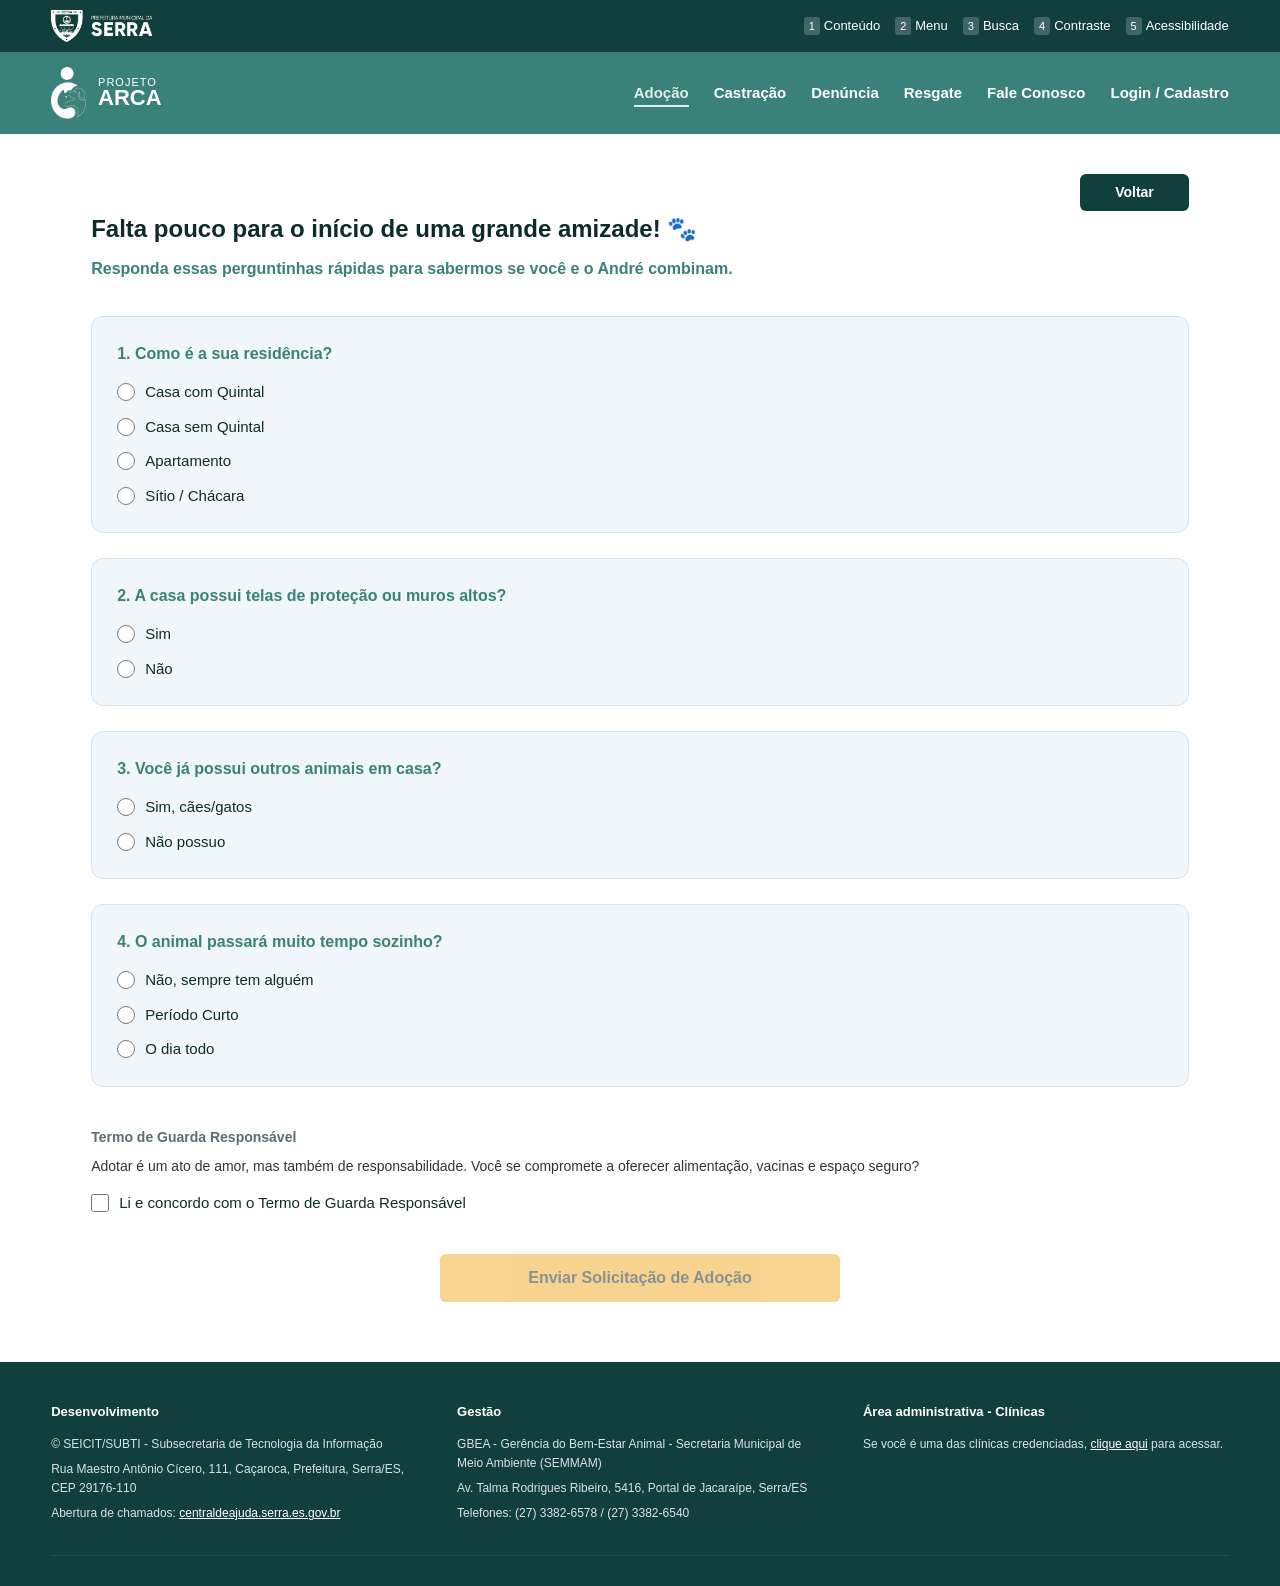
<file: arca2/formulario-adocao.html>
<!DOCTYPE html>
<html lang="pt-BR">
<head>
    <meta charset="UTF-8">
    <meta name="viewport" content="width=device-width, initial-scale=1.0">
    <title>Formulário de Adoção - Programa ARCA</title>
    <link rel="stylesheet" href="style.css">
    <style>
        .container-formulario {
            max-width: 1200px;
            margin: 40px auto;
            padding: 0 4%;
        }
        .header-formulario-titulo {
            font-size: 24px;
            font-weight: 700;
            color: var(--texto-escuro);
            margin-bottom: 10px;
        }
        .subtitulo-formulario {
            font-size: 16px;
            color: var(--verde-navbar);
            font-weight: 600;
            margin-bottom: 35px;
        }
        .bloco-pergunta-card {
            background-color: var(--fundo-card);
            border-radius: 12px;
            padding: 25px;
            margin-bottom: 25px;
            border: 1px solid var(--borda-card);
        }
        .pergunta-enunciado {
            font-size: 16px;
            font-weight: 700;
            color: var(--verde-navbar);
            margin-bottom: 15px;
        }
        .opcao-checkbox-label {
            display: flex;
            align-items: center;
            gap: 10px;
            font-size: 15px;
            color: var(--texto-escuro);
            margin-bottom: 12px;
            cursor: pointer;
            font-weight: 500;
        }
        .opcao-checkbox-label:last-child {
            margin-bottom: 0;
        }
        .opcao-checkbox-label input[type="checkbox"],
        .opcao-checkbox-label input[type="radio"] {
            width: 18px;
            height: 18px;
            accent-color: var(--verde-navbar); /* Aplica cor da identidade nos inputs */
        }
        .termo-guarda-box {
            margin: 40px 0;
            font-size: 14px;
            color: var(--texto-escuro);
        }
        .termo-titulo {
            font-weight: 700;
            margin-bottom: 8px;
            color: var(--texto-mutado);
        }
        .btn-enviar-solicitacao {
            max-width: 100%;
            width: 100%;
            padding: 15px;
            font-size: 16px;
            max-width: 400px;
            margin: 0 auto;
            display: flex;
        }
        /* Se algum campo 'required' estiver vazio, o botão fica transparente e bloqueado */
        form:invalid .btn-enviar-solicitacao {
            opacity: 0.5;
            cursor: not-allowed;
        }
    </style>
</head>
<body>

    <div class="barra-prefeitura">
        <div class="logo-prefeitura-topo">
            <img src="./imagens/prefeitura-arca-serra.png" alt="Logo Prefeitura da Serra">
        </div>
        <div class="nav-institucional-links">
            <a href="#"><span>1</span> Conteúdo</a>
            <a href="#"><span>2</span> Menu</a>
            <a href="#"><span>3</span> Busca</a>
            <a href="#"><span>4</span> Contraste</a>
            <a href="#"><span>5</span> Acessibilidade</a>
        </div>
    </div>

    <nav class="navbar-arca">
        <a href="index.html" class="logo-arca">
            <img src="./imagens/logo-arca.png" alt="Logo Programa ARCA">
            <div class="logo-texto">
                <span>PROJETO</span>
                <strong>ARCA</strong>
            </div>
        </a>
        <button class="menu-hamburger" aria-label="Abrir Menu">
            <span></span>
            <span></span>
            <span></span>
        </button>
        <ul class="menu-links">
            <li><a href="adocao.html" class="active">Adoção</a></li>
            <li class="dropdown">
                <a href="#" class="dropdown-toggle">Castração</a>
                <ul class="dropdown-menu">
                    <li><a href="informacoes.html">Como funciona</a></li>
                    <li><a href="#">Agendar Castração</a></li>
                    <li><a href="#">Clínicas credenciadas</a></li>
                </ul>
            </li>
            <li><a href="#">Denúncia</a></li>
            <li><a href="#">Resgate</a></li>
            <li><a href="#">Fale Conosco</a></li>
            <li><a href="solicitacoes.html">Perfil</a></li>
        </ul>
    </nav>

    <main class="container-formulario">
        <a href="javascript:history.back()" class="btn-voltar">Voltar</a>
        <div style="clear: both;"></div>

        <h2 class="header-formulario-titulo">Falta pouco para o início de uma grande amizade! 🐾</h2>
        <p class="subtitulo-formulario">Responda essas perguntinhas rápidas para sabermos se você e o André combinam.</p>

        <form action="solicitacoes.html" method="GET">
            
            <div class="bloco-pergunta-card">
                <h3 class="pergunta-enunciado">1. Como é a sua residência?</h3>
                <label class="opcao-checkbox-label"><input type="radio" name="residencia" required> Casa com Quintal</label>
                <label class="opcao-checkbox-label"><input type="radio" name="residencia"> Casa sem Quintal</label>
                <label class="opcao-checkbox-label"><input type="radio" name="residencia"> Apartamento</label>
                <label class="opcao-checkbox-label"><input type="radio" name="residencia"> Sítio / Chácara</label>
            </div>

            <div class="bloco-pergunta-card">
                <h3 class="pergunta-enunciado">2. A casa possui telas de proteção ou muros altos?</h3>
                <label class="opcao-checkbox-label"><input type="radio" name="telas" required> Sim</label>
                <label class="opcao-checkbox-label"><input type="radio" name="telas"> Não</label>
            </div>

            <div class="bloco-pergunta-card">
                <h3 class="pergunta-enunciado">3. Você já possui outros animais em casa?</h3>
                <label class="opcao-checkbox-label"><input type="radio" name="outros_pets" required> Sim, cães/gatos</label>
                <label class="opcao-checkbox-label"><input type="radio" name="outros_pets"> Não possuo</label>
            </div>

            <div class="bloco-pergunta-card">
                <h3 class="pergunta-enunciado">4. O animal passará muito tempo sozinho?</h3>
                <label class="opcao-checkbox-label"><input type="radio" name="tempo_sozinho" required> Não, sempre tem alguém</label>
                <label class="opcao-checkbox-label"><input type="radio" name="tempo_sozinho"> Período Curto</label>
                <label class="opcao-checkbox-label"><input type="radio" name="tempo_sozinho"> O dia todo</label>
            </div>

            <div class="termo-guarda-box">
                <div class="termo-titulo">Termo de Guarda Responsável</div>
                <p style="margin-bottom: 15px; color: #333;">Adotar é um ato de amor, mas também de responsabilidade. Você se compromete a oferecer alimentação, vacinas e espaço seguro?</p>
                <label class="opcao-checkbox-label">
                    <input type="checkbox" required> Li e concordo com o Termo de Guarda Responsável
                </label>
            </div>

            <button type="submit" class="btn-amarelo btn-enviar-solicitacao">Enviar Solicitação de Adoção</button>
        </form>
    </main>

    <footer class="footer-arca">
        <div class="footer-container">
            <div class="footer-coluna">
                <h4>Desenvolvimento</h4>
                <p>© SEICIT/SUBTI - Subsecretaria de Tecnologia da Informação</p>
                <p>Rua Maestro Antônio Cícero, 111, Caçaroca, Prefeitura, Serra/ES, CEP 29176-110</p>
                <p>Abertura de chamados: <a href="#">centraldeajuda.serra.es.gov.br</a></p>
            </div>
            <div class="footer-coluna">
                <h4>Gestão</h4>
                <p>GBEA - Gerência do Bem-Estar Animal - Secretaria Municipal de Meio Ambiente (SEMMAM)</p>
                <p>Av. Talma Rodrigues Ribeiro, 5416, Portal de Jacaraípe, Serra/ES</p>
                <p>Telefones: (27) 3382-6578 / (27) 3382-6540</p>
            </div>
            <div class="footer-coluna">
                <h4>Área administrativa - Clínicas</h4>
                <p>Se você é uma das clínicas credenciadas, <a href="#">clique aqui</a> para acessar.</p>
            </div>
        </div>
    </footer>

    <script src="script.js"></script>
</body>
</html>
</file>
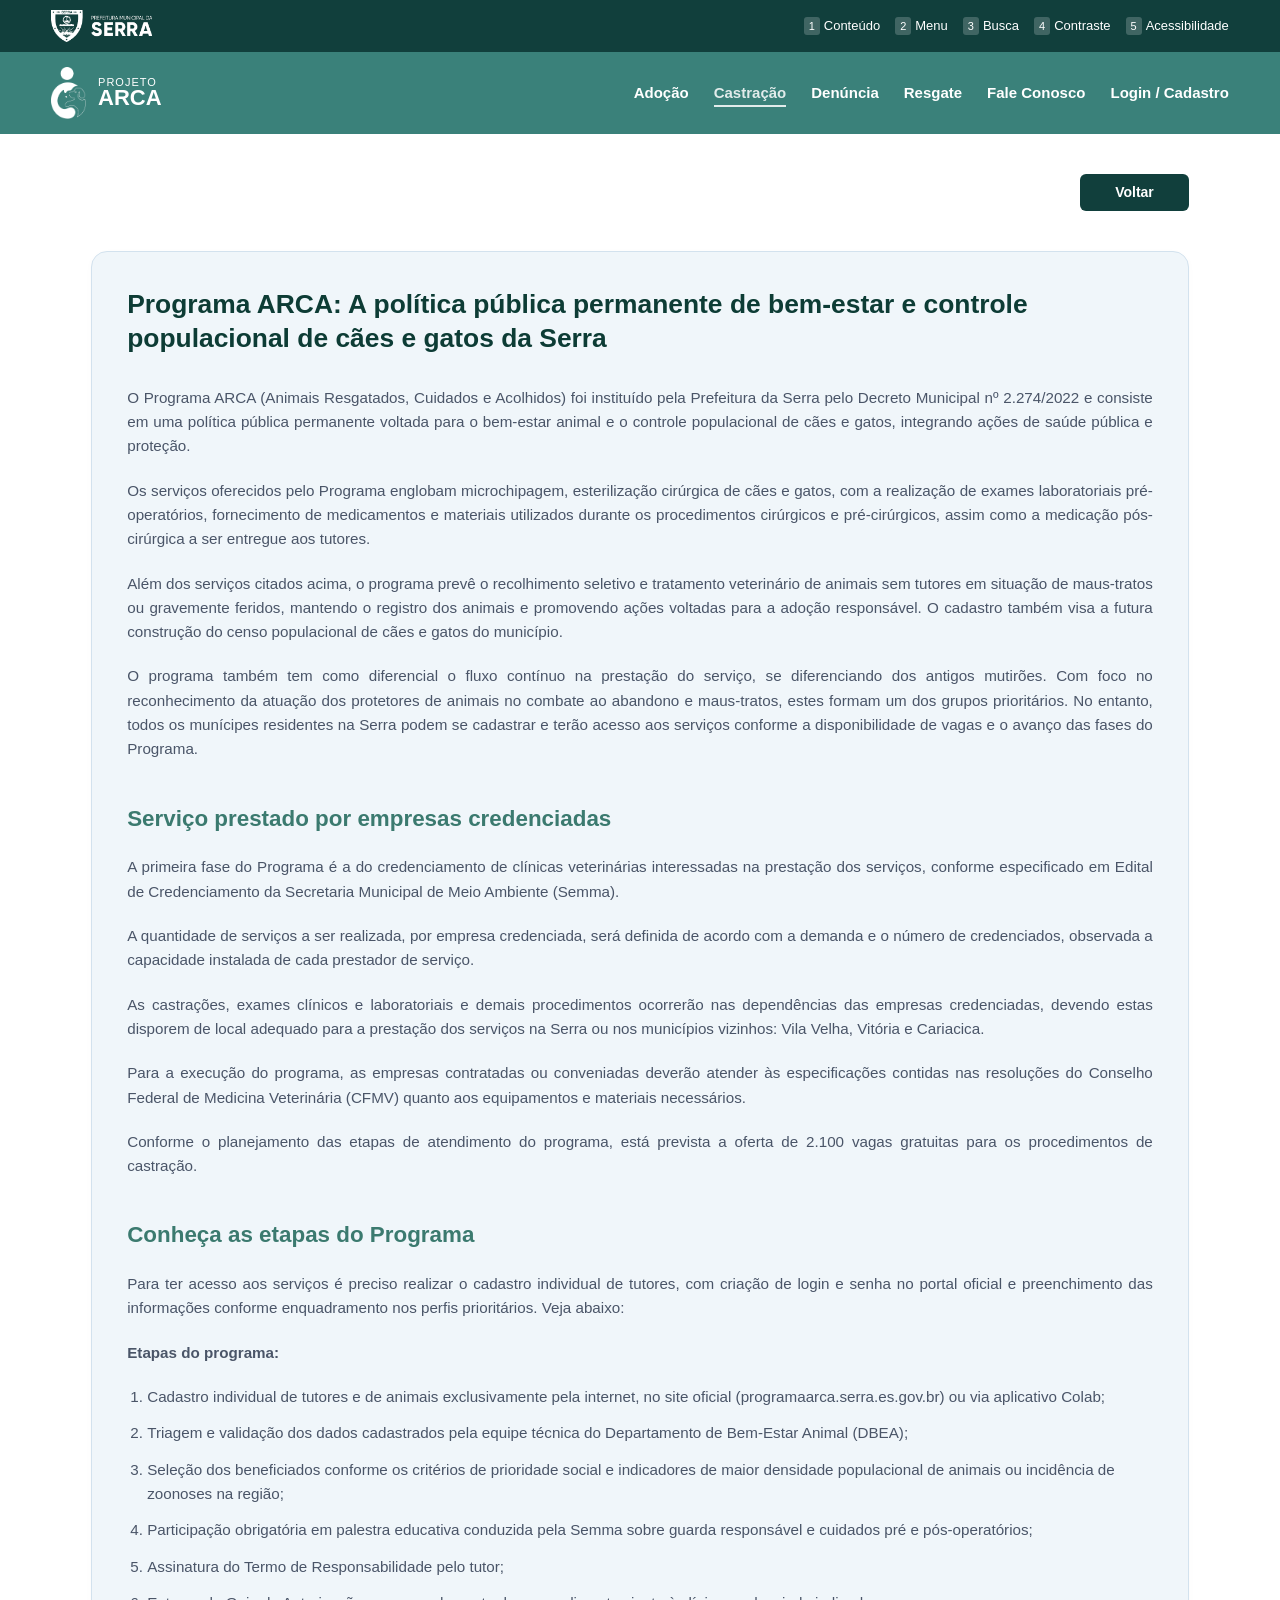
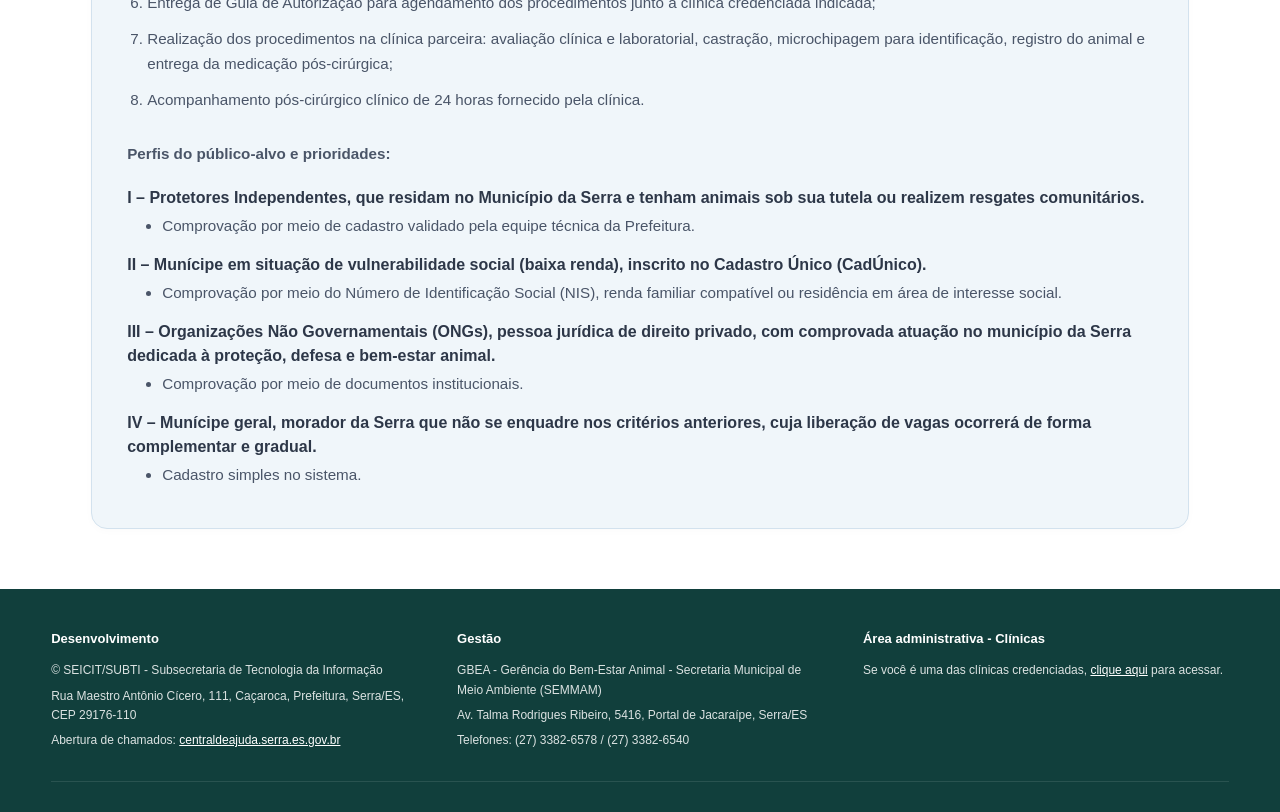
<file: arca2/informacoes.html>
<!DOCTYPE html>
<html lang="pt-BR">
<head>
    <meta charset="UTF-8">
    <meta name="viewport" content="width=device-width, initial-scale=1.0">
    <title>Programa ARCA - Política Pública de Bem-Estar Animal</title>
    <!-- PUXA O SEU STYLE.CSS PRONTO SEM ALTERAR NADA DELE -->
    <link rel="stylesheet" href="style.css">

    <!-- CSS ESPECÍFICO PARA A PÁGINA DE TEXTO INFORMATIVO -->
    <style>
        .info-main {
            max-width: 1200px;
            margin: 40px auto;
            padding: 0 4%;
        }

        /* Card Branco Centralizado que envolve todo o conteúdo */
        .info-card-container {
            background-color: var(--fundo-card);
            border: 1px solid var(--borda-card);
            border-radius: 16px;
            padding: 35px;
            box-shadow: 0 2px 8px rgba(0,0,0,0.02);
            margin: 40px 0;
        }

        /* Configurações de Tipografia da Página */
        .info-card-container h1 {
            color: #0d3c35;
            font-size: 1.65rem;
            font-weight: 700;
            line-height: 1.3;
            margin-bottom: 30px;
        }

        .info-card-container h2 {
            color: #3b7a6f;
            font-size: 1.4rem;
            font-weight: 700;
            margin-top: 40px;
            margin-bottom: 20px;
        }

        .info-card-container p {
            color: #4a5568;
            font-size: 0.95rem;
            line-height: 1.6;
            margin-bottom: 20px;
            text-align: justify;
        }

        /* Listas Ordenadas e Elementos de Passos */
        .info-list-ol {
            padding-left: 20px;
            margin-bottom: 30px;
        }

        .info-list-ol li {
            color: #4a5568;
            font-size: 0.95rem;
            line-height: 1.6;
            margin-bottom: 12px;
        }

        /* Listas de Perfis e Prioridades (Marcadores) */
        .perfil-title {
            font-weight: 700;
            color: #2d3748;
            margin-top: 15px;
            display: block;
        }

        .info-list-ul {
            padding-left: 35px;
            margin-top: 5px;
            margin-bottom: 15px;
            list-style-type: disc;
        }

        .info-list-ul li {
            color: #4a5568;
            font-size: 0.95rem;
            line-height: 1.5;
            margin-bottom: 6px;
        }

        /* Remove a margem do último item para não "empurrar" o fundo da caixa além do padding */
        .info-list-ul:last-child {
            margin-bottom: 0;
        }

        /* Ajustes de Responsividade para Celular */
        @media (max-width: 768px) {
            .info-main {
                margin: 20px auto;
                padding: 0 4%;
            }

            .info-card-container {
                padding: 20px;
                border-radius: 8px;
            }

            .info-card-container h1 {
                font-size: 1.35rem;
                text-align: left;
            }

            .info-card-container h2 {
                font-size: 1.15rem;
            }

            .info-card-container p, 
            .info-list-ol li, 
            .info-list-ul li {
                font-size: 0.9rem;
                text-align: left;
            }
        }
    </style>
</head>
<body>

    <div class="barra-prefeitura">
        <div class="logo-prefeitura-topo">
            <img src="./imagens/prefeitura-arca-serra.png" alt="Logo Prefeitura da Serra">
        </div>
        <div class="nav-institucional-links">
            <a href="#"><span>1</span> Conteúdo</a>
            <a href="#"><span>2</span> Menu</a>
            <a href="#"><span>3</span> Busca</a>
            <a href="#"><span>4</span> Contraste</a>
            <a href="#"><span>5</span> Acessibilidade</a>
        </div>
    </div>

    <nav class="navbar-arca">
        <a href="index.html" class="logo-arca">
            <img src="./imagens/logo-arca.png" alt="Logo Programa ARCA">
            <div class="logo-texto">
                <span>PROJETO</span>
                <strong>ARCA</strong>
            </div>
        </a>
        <button class="menu-hamburger" aria-label="Abrir Menu">
            <span></span>
            <span></span>
            <span></span>
        </button>
        <ul class="menu-links">
            <li><a href="adocao.html">Adoção</a></li>
            <li class="dropdown">
                <a href="#" class="dropdown-toggle active">Castração</a>
                <ul class="dropdown-menu">
                    <li><a href="informacoes.html">Como funciona</a></li>
                    <li><a href="#">Agendar Castração</a></li>
                    <li><a href="#">Clínicas credenciadas</a></li>
                </ul>
            </li>
            <li><a href="#">Denúncia</a></li>
            <li><a href="#">Resgate</a></li>
            <li><a href="#">Fale Conosco</a></li>
            <li><a href="solicitacoes.html">Perfil</a></li>
        </ul>
    </nav>

    <!-- CONTEÚDO INFORMATIVO PRINCIPAL -->
    <main class="info-main">
        <a href="javascript:history.back()" class="btn-voltar">Voltar</a>
        <div style="clear: both;"></div>
        <div class="info-card-container">
            
            <h1>Programa ARCA: A política pública permanente de bem-estar e controle populacional de cães e gatos da Serra</h1>
            
            <p>O Programa ARCA (Animais Resgatados, Cuidados e Acolhidos) foi instituído pela Prefeitura da Serra pelo Decreto Municipal nº 2.274/2022 e consiste em uma política pública permanente voltada para o bem-estar animal e o controle populacional de cães e gatos, integrando ações de saúde pública e proteção.</p>
            
            <p>Os serviços oferecidos pelo Programa englobam microchipagem, esterilização cirúrgica de cães e gatos, com a realização de exames laboratoriais pré-operatórios, fornecimento de medicamentos e materiais utilizados durante os procedimentos cirúrgicos e pré-cirúrgicos, assim como a medicação pós-cirúrgica a ser entregue aos tutores.</p>
            
            <p>Além dos serviços citados acima, o programa prevê o recolhimento seletivo e tratamento veterinário de animais sem tutores em situação de maus-tratos ou gravemente feridos, mantendo o registro dos animais e promovendo ações voltadas para a adoção responsável. O cadastro também visa a futura construção do censo populacional de cães e gatos do município.</p>
            
            <p>O programa também tem como diferencial o fluxo contínuo na prestação do serviço, se diferenciando dos antigos mutirões. Com foco no reconhecimento da atuação dos protetores de animais no combate ao abandono e maus-tratos, estes formam um dos grupos prioritários. No entanto, todos os munícipes residentes na Serra podem se cadastrar e terão acesso aos serviços conforme a disponibilidade de vagas e o avanço das fases do Programa.</p>

            <h2>Serviço prestado por empresas credenciadas</h2>
            
            <p>A primeira fase do Programa é a do credenciamento de clínicas veterinárias interessadas na prestação dos serviços, conforme especificado em Edital de Credenciamento da Secretaria Municipal de Meio Ambiente (Semma).</p>
            
            <p>A quantidade de serviços a ser realizada, por empresa credenciada, será definida de acordo com a demanda e o número de credenciados, observada a capacidade instalada de cada prestador de serviço.</p>
            
            <p>As castrações, exames clínicos e laboratoriais e demais procedimentos ocorrerão nas dependências das empresas credenciadas, devendo estas disporem de local adequado para a prestação dos serviços na Serra ou nos municípios vizinhos: Vila Velha, Vitória e Cariacica.</p>
            
            <p>Para a execução do programa, as empresas contratadas ou conveniadas deverão atender às especificações contidas nas resoluções do Conselho Federal de Medicina Veterinária (CFMV) quanto aos equipamentos e materiais necessários.</p>
            
            <p>Conforme o planejamento das etapas de atendimento do programa, está prevista a oferta de 2.100 vagas gratuitas para os procedimentos de castração.</p>

            <h2>Conheça as etapas do Programa</h2>
            
            <p>Para ter acesso aos serviços é preciso realizar o cadastro individual de tutores, com criação de login e senha no portal oficial e preenchimento das informações conforme enquadramento nos perfis prioritários. Veja abaixo:</p>

            <p><strong>Etapas do programa:</strong></p>
            <ol class="info-list-ol">
                <li>Cadastro individual de tutores e de animais exclusivamente pela internet, no site oficial (programaarca.serra.es.gov.br) ou via aplicativo Colab;</li>
                <li>Triagem e validação dos dados cadastrados pela equipe técnica do Departamento de Bem-Estar Animal (DBEA);</li>
                <li>Seleção dos beneficiados conforme os critérios de prioridade social e indicadores de maior densidade populacional de animais ou incidência de zoonoses na região;</li>
                <li>Participação obrigatória em palestra educativa conduzida pela Semma sobre guarda responsável e cuidados pré e pós-operatórios;</li>
                <li>Assinatura do Termo de Responsabilidade pelo tutor;</li>
                <li>Entrega de Guia de Autorização para agendamento dos procedimentos junto à clínica credenciada indicada;</li>
                <li>Realização dos procedimentos na clínica parceira: avaliação clínica e laboratorial, castração, microchipagem para identificação, registro do animal e entrega da medicação pós-cirúrgica;</li>
                <li>Acompanhamento pós-cirúrgico clínico de 24 horas fornecido pela clínica.</li>
            </ol>

            <p><strong>Perfis do público-alvo e prioridades:</strong></p>
            
            <span class="perfil-title">I – Protetores Independentes, que residam no Município da Serra e tenham animais sob sua tutela ou realizem resgates comunitários.</span>
            <ul class="info-list-ul">
                <li>Comprovação por meio de cadastro validado pela equipe técnica da Prefeitura.</li>
            </ul>

            <span class="perfil-title">II – Munícipe em situação de vulnerabilidade social (baixa renda), inscrito no Cadastro Único (CadÚnico).</span>
            <ul class="info-list-ul">
                <li>Comprovação por meio do Número de Identificação Social (NIS), renda familiar compatível ou residência em área de interesse social.</li>
            </ul>

            <span class="perfil-title">III – Organizações Não Governamentais (ONGs), pessoa jurídica de direito privado, com comprovada atuação no município da Serra dedicada à proteção, defesa e bem-estar animal.</span>
            <ul class="info-list-ul">
                <li>Comprovação por meio de documentos institucionais.</li>
            </ul>

            <span class="perfil-title">IV – Munícipe geral, morador da Serra que não se enquadre nos critérios anteriores, cuja liberação de vagas ocorrerá de forma complementar e gradual.</span>
            <ul class="info-list-ul">
                <li>Cadastro simples no sistema.</li>
            </ul>

        </div>
    </main>

    <footer class="footer-arca">
        <div class="footer-container">
            <div class="footer-coluna">
                <h4>Desenvolvimento</h4>
                <p>© SEICIT/SUBTI - Subsecretaria de Tecnologia da Informação</p>
                <p>Rua Maestro Antônio Cícero, 111, Caçaroca, Prefeitura, Serra/ES, CEP 29176-110</p>
                <p>Abertura de chamados: <a href="#">centraldeajuda.serra.es.gov.br</a></p>
            </div>
            <div class="footer-coluna">
                <h4>Gestão</h4>
                <p>GBEA - Gerência do Bem-Estar Animal - Secretaria Municipal de Meio Ambiente (SEMMAM)</p>
                <p>Av. Talma Rodrigues Ribeiro, 5416, Portal de Jacaraípe, Serra/ES</p>
                <p>Telefones: (27) 3382-6578 / (27) 3382-6540</p>
            </div>
            <div class="footer-coluna">
                <h4>Área administrativa - Clínicas</h4>
                <p>Se você é uma das clínicas credenciadas, <a href="#">clique aqui</a> para acessar.</p>
            </div>
        </div>
    </footer>

    <script src="script.js"></script>
</body>
</html>
</file>
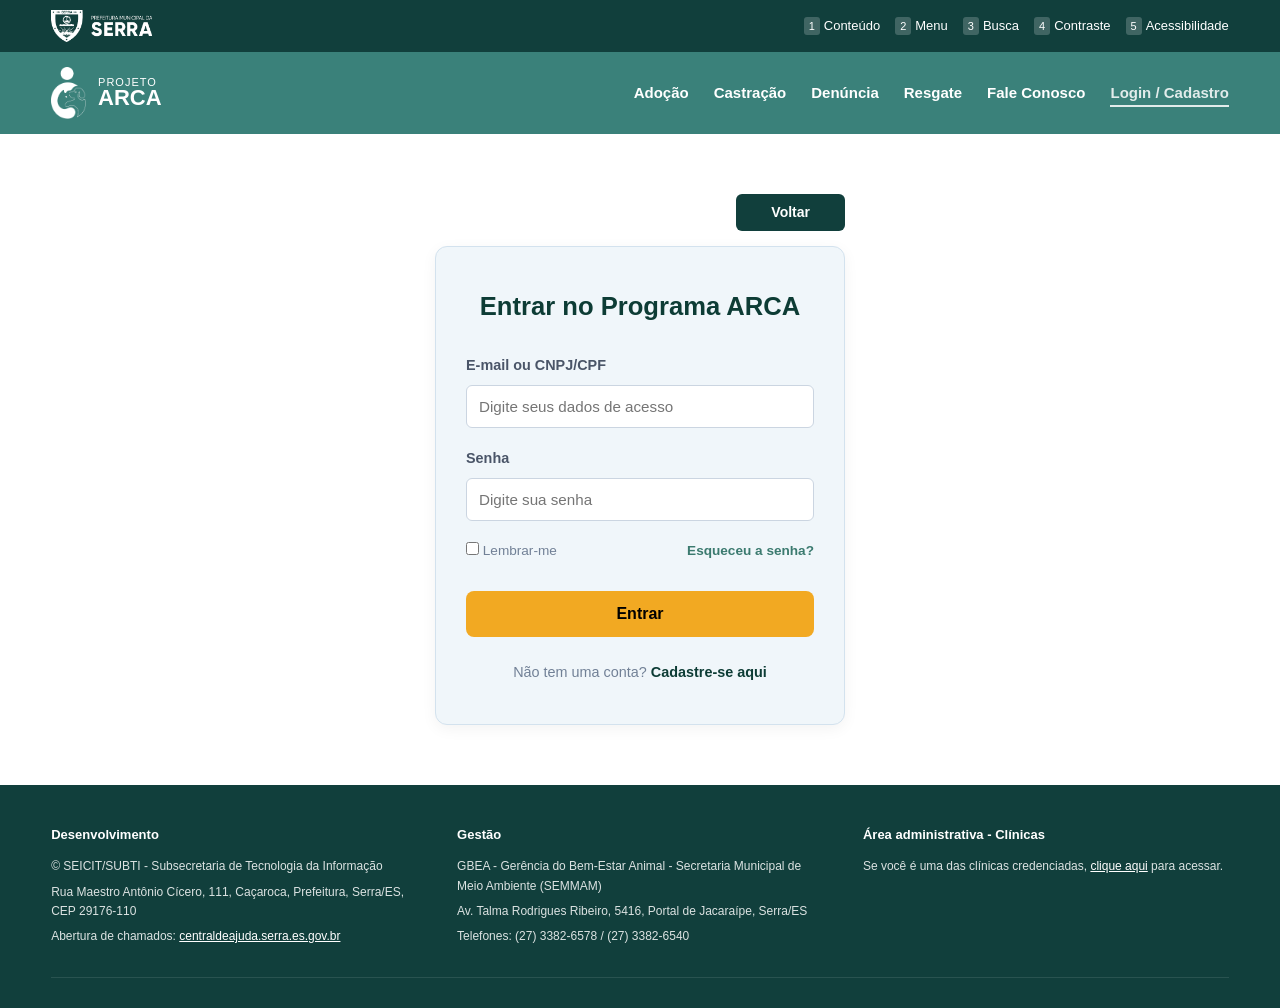
<file: arca2/login.html>
<!DOCTYPE html>
<html lang="pt-BR">
<head>
    <meta charset="UTF-8">
    <meta name="viewport" content="width=device-width, initial-scale=1.0">
    <title>Login - Programa ARCA</title>
    <!-- PUXA O SEU STYLE.CSS PRONTO SEM ALTERAR NADA DELE -->
    <link rel="stylesheet" href="style.css">

    <style>
        .login-container {
            max-width: 450px;
            margin: 60px auto;
            padding: 0 20px;
        }

        .login-card {
            background-color: var(--fundo-card);
            border: 1px solid var(--borda-card);
            border-radius: 12px;
            padding: 40px 30px;
            box-shadow: 0 4px 15px rgba(0, 0, 0, 0.05);
            text-align: center;
            max-width: 450px;
            margin: 15px auto 0 auto;
        }

        .login-card h2 {
            color: #0d3c35;
            font-size: 1.6rem;
            margin-bottom: 30px;
            font-weight: 700;
        }

        .form-group {
            text-align: left;
            margin-bottom: 20px;
        }

        .form-group label {
            display: block;
            color: #4a5568;
            font-size: 0.9rem;
            font-weight: 600;
            margin-bottom: 8px;
        }

        .form-group input {
            width: 100%;
            padding: 12px;
            border: 1px solid #cbd5e1;
            border-radius: 6px;
            font-size: 0.95rem;
            outline: none;
            transition: border-color 0.2s;
        }

        .form-group input:focus {
            border-color: #3b7a6f;
        }

        .login-links {
            display: flex;
            justify-content: space-between;
            font-size: 0.85rem;
            margin-bottom: 30px;
        }

        .login-links a {
            color: #3b7a6f;
            text-decoration: none;
            font-weight: 600;
        }

        .login-links a:hover {
            text-decoration: underline;
        }

        .btn-entrar {
            width: 100%;
            background-color: var(--amarelo-primario);
            color: #000000;
            border: none;
            padding: 14px;
            border-radius: 8px;
            font-size: 1rem;
            font-weight: 700;
            cursor: pointer;
            transition: background 0.2s;
        }

        .btn-entrar:hover {
            background-color: var(--amarelo-hover);
        }

        .cadastro-alternativo {
            margin-top: 25px;
            font-size: 0.9rem;
            color: #718096;
        }

        .cadastro-alternativo a {
            color: #0d3c35;
            font-weight: 700;
            text-decoration: none;
        }
    </style>
</head>
<body>

    <div class="barra-prefeitura">
        <div class="logo-prefeitura-topo">
            <img src="./imagens/prefeitura-arca-serra.png" alt="Logo Prefeitura da Serra">
        </div>
        <div class="nav-institucional-links">
            <a href="#"><span>1</span> Conteúdo</a>
            <a href="#"><span>2</span> Menu</a>
            <a href="#"><span>3</span> Busca</a>
            <a href="#"><span>4</span> Contraste</a>
            <a href="#"><span>5</span> Acessibilidade</a>
        </div>
    </div>

    <nav class="navbar-arca">
        <a href="index.html" class="logo-arca">
            <img src="./imagens/logo-arca.png" alt="Logo Programa ARCA">
            <div class="logo-texto">
                <span>PROJETO</span>
                <strong>ARCA</strong>
            </div>
        </a>
        <button class="menu-hamburger" aria-label="Abrir Menu">
            <span></span>
            <span></span>
            <span></span>
        </button>
        <ul class="menu-links">
            <li><a href="adocao.html">Adoção</a></li>
            <li class="dropdown">
                <a href="#" class="dropdown-toggle">Castração</a>
                <ul class="dropdown-menu">
                    <li><a href="informacoes.html">Como funciona</a></li>
                    <li><a href="#">Agendar Castração</a></li>
                    <li><a href="#">Clínicas credenciadas</a></li>
                </ul>
            </li>
            <li><a href="#">Denúncia</a></li>
            <li><a href="#">Resgate</a></li>
            <li><a href="#">Fale Conosco</a></li>
            <li><a href="solicitacoes.html" class="active">Perfil</a></li>
        </ul>
    </nav>

    <!-- FORMULÁRIO DE LOGIN -->
    <main class="login-container">
        <a href="javascript:history.back()" class="btn-voltar">Voltar</a>
        <div style="clear: both;"></div>

        <div class="login-card">
            <h2>Entrar no Programa ARCA</h2>
            <form id="loginForm">
                <div class="form-group">
                    <label for="email">E-mail ou CNPJ/CPF</label>
                    <input type="text" id="usuario" placeholder="Digite seus dados de acesso" required>
                </div>
                
                <div class="form-group">
                    <label for="senha">Senha</label>
                    <input type="password" id="senha" placeholder="Digite sua senha" required>
                </div>

                <div class="login-links">
                    <label style="color: #718096;"><input type="checkbox"> Lembrar-me</label>
                    <a href="#">Esqueceu a senha?</a>
                </div>

                <button type="submit" class="btn-entrar">Entrar</button>
            </form>

            <p class="cadastro-alternativo">
                Não tem uma conta? <a href="cadastro.html">Cadastre-se aqui</a>
            </p>
        </div>
    </main>

    <footer class="footer-arca">
        <div class="footer-container">
            <div class="footer-coluna">
                <h4>Desenvolvimento</h4>
                <p>© SEICIT/SUBTI - Subsecretaria de Tecnologia da Informação</p>
                <p>Rua Maestro Antônio Cícero, 111, Caçaroca, Prefeitura, Serra/ES, CEP 29176-110</p>
                <p>Abertura de chamados: <a href="#">centraldeajuda.serra.es.gov.br</a></p>
            </div>
            <div class="footer-coluna">
                <h4>Gestão</h4>
                <p>GBEA - Gerência do Bem-Estar Animal - Secretaria Municipal de Meio Ambiente (SEMMAM)</p>
                <p>Av. Talma Rodrigues Ribeiro, 5416, Portal de Jacaraípe, Serra/ES</p>
                <p>Telefones: (27) 3382-6578 / (27) 3382-6540</p>
            </div>
            <div class="footer-coluna">
                <h4>Área administrativa - Clínicas</h4>
                <p>Se você é uma das clínicas credenciadas, <a href="#">clique aqui</a> para acessar.</p>
            </div>
        </div>
    </footer>

    <script src="script.js"></script>
    <script>
        document.getElementById('loginForm').addEventListener('submit', function(e) {
            e.preventDefault();
            const usuario = document.getElementById('usuario').value;
            const senha = document.getElementById('senha').value;
            const btn = e.target.querySelector('button');

            // Validação solicitada
            if (usuario === 'tutor' && senha === '123456') {
                localStorage.setItem('usuarioLogado', 'true');
                
                // Feedback visual no botão em vez de alerta
                btn.innerHTML = 'Acesso Permitido! 🐾';
                btn.style.backgroundColor = 'var(--sucesso)';
                btn.style.color = 'white';
                
                setTimeout(() => {
                    window.location.href = 'solicitacoes.html';
                }, 800);
            } else {
                alert('Usuário ou senha incorretos. Tente "tutor" e "123456".');
            }
        });
    </script>
</body>
</html>
</file>
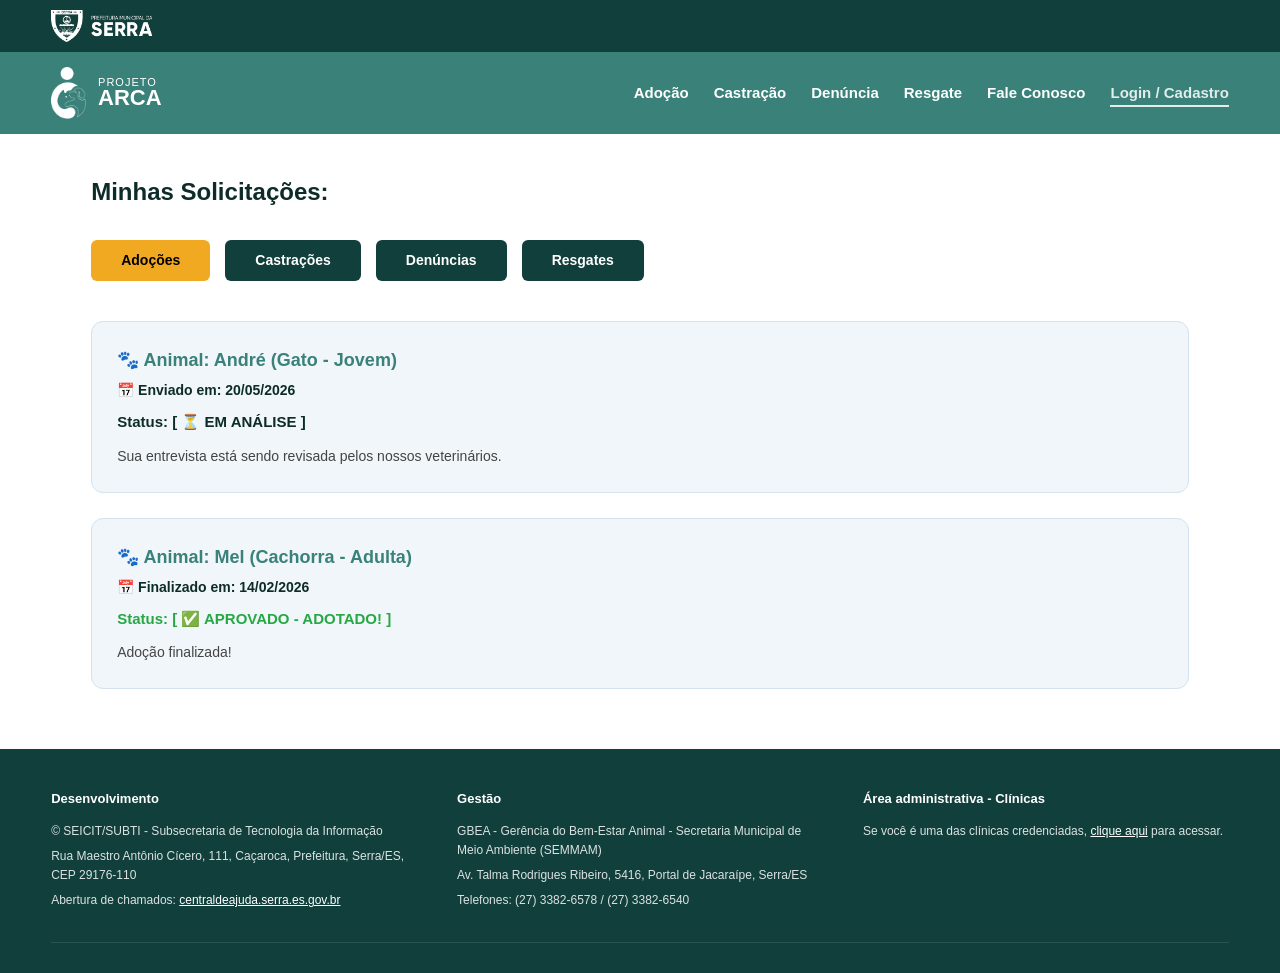
<file: arca2/solicitacoes.html>
<!DOCTYPE html>
<html lang="pt-BR">
<head>
    <meta charset="UTF-8">
    <meta name="viewport" content="width=device-width, initial-scale=1.0">
    <title>Minhas Solicitações - Programa ARCA</title>
    <link rel="stylesheet" href="style.css">
    <style>
        .container-solicitacoes {
            max-width: 1200px;
            margin: 40px auto;
            padding: 0 4%;
        }
        .titulo-secao-solicitacoes {
            font-size: 24px;
            font-weight: 700;
            color: var(--texto-escuro);
            margin-bottom: 30px;
        }
        .abas-modulos-navegacao {
            display: flex;
            gap: 15px;
            margin-bottom: 40px;
            flex-wrap: wrap;
        }
        .aba-item-btn {
            background-color: var(--verde-institucional);
            color: var(--branco);
            padding: 10px 30px;
            border-radius: 6px;
            text-decoration: none;
            font-weight: 600;
            font-size: 14px;
        }
        .aba-item-btn.active {
            background-color: var(--amarelo-primario);
            color: #000000;
        }
        .card-solicitacao-item {
            background-color: var(--fundo-card);
            border-radius: 12px;
            padding: 25px;
            margin-bottom: 25px;
            border: 1px solid var(--borda-card);
        }
        .solicitacao-header-titulo {
            font-size: 18px;
            font-weight: 700;
            color: var(--verde-navbar);
            margin-bottom: 6px;
            text-decoration: none;
            display: block;
            transition: opacity 0.2s ease;
        }
        a.solicitacao-header-titulo:hover {
            opacity: 0.7;
        }
        .solicitacao-data-envio {
            font-size: 14px;
            color: var(--texto-escuro);
            font-weight: 600;
            margin-bottom: 10px;
        }
        .solicitacao-status-tag {
            font-size: 15px;
            font-weight: 700;
            margin-bottom: 12px;
            color: var(--texto-escuro);
        }
        .solicitacao-descricao-status {
            font-size: 14px;
            color: #444;
        }
    </style>
</head>
<body>

    <div class="barra-prefeitura">
        <div class="logo-prefeitura-topo">
            <img src="./imagens/prefeitura-arca-serra.png" alt="Logo Prefeitura da Serra">
        </div>
    </div>

    <nav class="navbar-arca">
        <a href="index.html" class="logo-arca">
            <img src="./imagens/logo-arca.png" alt="Logo Programa ARCA">
            <div class="logo-texto">
                <span>PROJETO</span>
                <strong>ARCA</strong>
            </div>
        </a>
        <button class="menu-hamburger" aria-label="Abrir Menu">
            <span></span>
            <span></span>
            <span></span>
        </button>
        <ul class="menu-links">
            <li><a href="adocao.html">Adoção</a></li>
            <li class="dropdown">
                <a href="#" class="dropdown-toggle">Castração</a>
                <ul class="dropdown-menu">
                    <li><a href="informacoes.html">Como funciona</a></li>
                    <li><a href="#">Agendar Castração</a></li>
                    <li><a href="#">Clínicas credenciadas</a></li>
                </ul>
            </li>
            <li><a href="#">Denúncia</a></li>
            <li><a href="#">Resgate</a></li>
            <li><a href="#">Fale Conosco</a></li>
            <li><a href="solicitacoes.html" class="active">Perfil</a></li>
        </ul>
    </nav>

    <main class="container-solicitacoes">
        <h2 class="titulo-secao-solicitacoes">Minhas Solicitações:</h2>

        <div class="abas-modulos-navegacao">
            <a href="#" class="aba-item-btn active">Adoções</a>
            <a href="#" class="aba-item-btn">Castrações</a>
            <a href="#" class="aba-item-btn">Denúncias</a>
            <a href="#" class="aba-item-btn">Resgates</a>
        </div>

        <section class="lista-solicitacoes-wrapper">
            
            <article class="card-solicitacao-item">
                <a href="animal.html" class="solicitacao-header-titulo">🐾 Animal: André (Gato - Jovem)</a>
                <div class="solicitacao-data-envio">📅 Enviado em: 20/05/2026</div>
                <div class="solicitacao-status-tag">Status: [ ⏳ EM ANÁLISE ]</div>
                <div class="solicitacao-descricao-status">Sua entrevista está sendo revisada pelos nossos veterinários.</div>
            </article>

            <article class="card-solicitacao-item">
                <div class="solicitacao-header-titulo">🐾 Animal: Mel (Cachorra - Adulta)</div>
                <div class="solicitacao-data-envio">📅 Finalizado em: 14/02/2026</div>
                <div class="solicitacao-status-tag" style="color: var(--sucesso);">Status: [ ✅ APROVADO - ADOTADO! ]</div>
                <div class="solicitacao-descricao-status">Adoção finalizada!</div>
            </article>

        </section>
    </main>

    <footer class="footer-arca">
        <div class="footer-container">
            <div class="footer-coluna">
                <h4>Desenvolvimento</h4>
                <p>© SEICIT/SUBTI - Subsecretaria de Tecnologia da Informação</p>
                <p>Rua Maestro Antônio Cícero, 111, Caçaroca, Prefeitura, Serra/ES, CEP 29176-110</p>
                <p>Abertura de chamados: <a href="#">centraldeajuda.serra.es.gov.br</a></p>
            </div>
            <div class="footer-coluna">
                <h4>Gestão</h4>
                <p>GBEA - Gerência do Bem-Estar Animal - Secretaria Municipal de Meio Ambiente (SEMMAM)</p>
                <p>Av. Talma Rodrigues Ribeiro, 5416, Portal de Jacaraípe, Serra/ES</p>
                <p>Telefones: (27) 3382-6578 / (27) 3382-6540</p>
            </div>
            <div class="footer-coluna">
                <h4>Área administrativa - Clínicas</h4>
                <p>Se você é uma das clínicas credenciadas, <a href="#">clique aqui</a> para acessar.</p>
            </div>
        </div>
    </footer>

    <script src="script.js"></script>
</body>
</html>
</file>
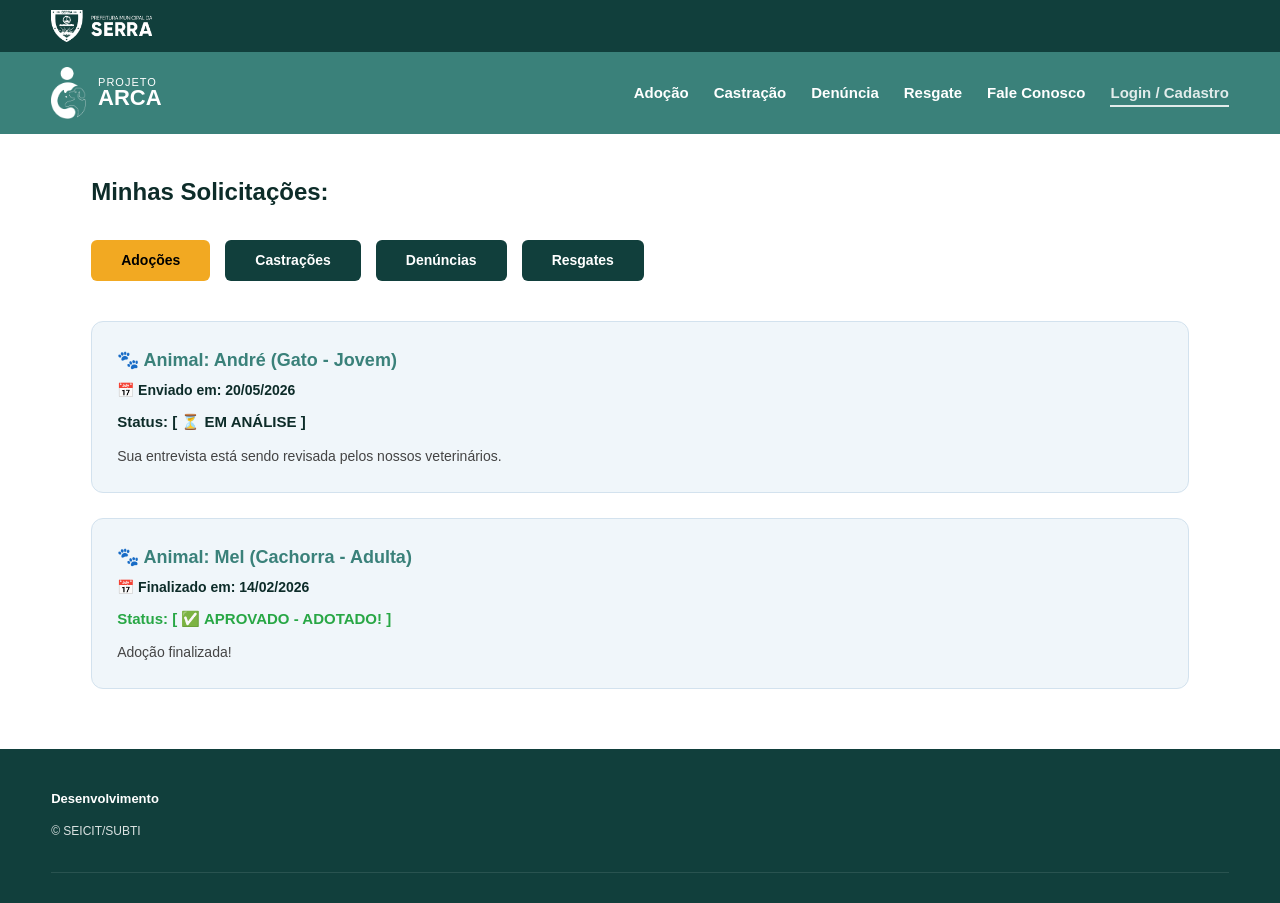
<file: arca2/solicitcoes.html>
<!DOCTYPE html>
<html lang="pt-BR">
<head>
    <meta charset="UTF-8">
    <meta name="viewport" content="width=device-width, initial-scale=1.0">
    <title>Minhas Solicitações - Programa ARCA</title>
    <link rel="stylesheet" href="style.css">
    <style>
        .container-solicitacoes {
            max-width: 1200px;
            margin: 40px auto;
            padding: 0 4%;
        }
        .titulo-secao-solicitacoes {
            font-size: 24px;
            font-weight: 700;
            color: var(--texto-escuro);
            margin-bottom: 30px;
        }
        .abas-modulos-navegacao {
            display: flex;
            gap: 15px;
            margin-bottom: 40px;
            flex-wrap: wrap;
        }
        .aba-item-btn {
            background-color: var(--verde-institucional);
            color: var(--branco);
            padding: 10px 30px;
            border-radius: 6px;
            text-decoration: none;
            font-weight: 600;
            font-size: 14px;
        }
        .aba-item-btn.active {
            background-color: var(--amarelo-primario);
            color: #000000;
        }
        .card-solicitacao-item {
            background-color: var(--fundo-card);
            border-radius: 12px;
            padding: 25px;
            margin-bottom: 25px;
            border: 1px solid var(--borda-card);
        }
        .solicitacao-header-titulo {
            font-size: 18px;
            font-weight: 700;
            color: var(--verde-navbar);
            margin-bottom: 6px;
        }
        .solicitacao-data-envio {
            font-size: 14px;
            color: var(--texto-escuro);
            font-weight: 600;
            margin-bottom: 10px;
        }
        .solicitacao-status-tag {
            font-size: 15px;
            font-weight: 700;
            margin-bottom: 12px;
            color: var(--texto-escuro);
        }
        .solicitacao-descricao-status {
            font-size: 14px;
            color: #444;
        }
    </style>
</head>
<body>

    <div class="barra-prefeitura">
        <div class="logo-prefeitura-topo">
            <img src="./imagens/prefeitura-arca-serra.png" alt="Logo Prefeitura da Serra">
        </div>
    </div>

    <nav class="navbar-arca">
        <a href="index.html" class="logo-arca">
            <img src="./imagens/logo-arca.png" alt="Logo Programa ARCA">
            <div class="logo-texto">
                <span>PROJETO</span>
                <strong>ARCA</strong>
            </div>
        </a>
        <button class="menu-hamburger" aria-label="Abrir Menu">
            <span></span>
            <span></span>
            <span></span>
        </button>
        <ul class="menu-links">
            <li><a href="adocao.html">Adoção</a></li>
            <li><a href="#">Castração</a></li>
            <li><a href="#">Denúncia</a></li>
            <li><a href="#">Resgate</a></li>
            <li><a href="#">Fale Conosco</a></li>
            <li><a href="solicitacoes.html" class="active">Perfil</a></li>
        </ul>
    </nav>

    <main class="container-solicitacoes">
        <h2 class="titulo-secao-solicitacoes">Minhas Solicitações:</h2>

        <div class="abas-modulos-navegacao">
            <a href="#" class="aba-item-btn active">Adoções</a>
            <a href="#" class="aba-item-btn">Castrações</a>
            <a href="#" class="aba-item-btn">Denúncias</a>
            <a href="#" class="aba-item-btn">Resgates</a>
        </div>

        <section class="lista-solicitacoes-wrapper">
            
            <article class="card-solicitacao-item">
                <div class="solicitacao-header-titulo">🐾 Animal: André (Gato - Jovem)</div>
                <div class="solicitacao-data-envio">📅 Enviado em: 20/05/2026</div>
                <div class="solicitacao-status-tag">Status: [ ⏳ EM ANÁLISE ]</div>
                <div class="solicitacao-descricao-status">Sua entrevista está sendo revisada pelos nossos veterinários.</div>
            </article>

            <article class="card-solicitacao-item">
                <div class="solicitacao-header-titulo">🐾 Animal: Mel (Cachorra - Adulta)</div>
                <div class="solicitacao-data-envio">📅 Finalizado em: 14/02/2026</div>
                <div class="solicitacao-status-tag" style="color: var(--sucesso);">Status: [ ✅ APROVADO - ADOTADO! ]</div>
                <div class="solicitacao-descricao-status">Adoção finalizada!</div>
            </article>

        </section>
    </main>

    <footer class="footer-arca">
        <div class="footer-container">
            <div class="footer-coluna">
                <h4>Desenvolvimento</h4>
                <p>© SEICIT/SUBTI</p>
            </div>
        </div>
    </footer>

    <script src="script.js"></script>
</body>
</html>
</file>
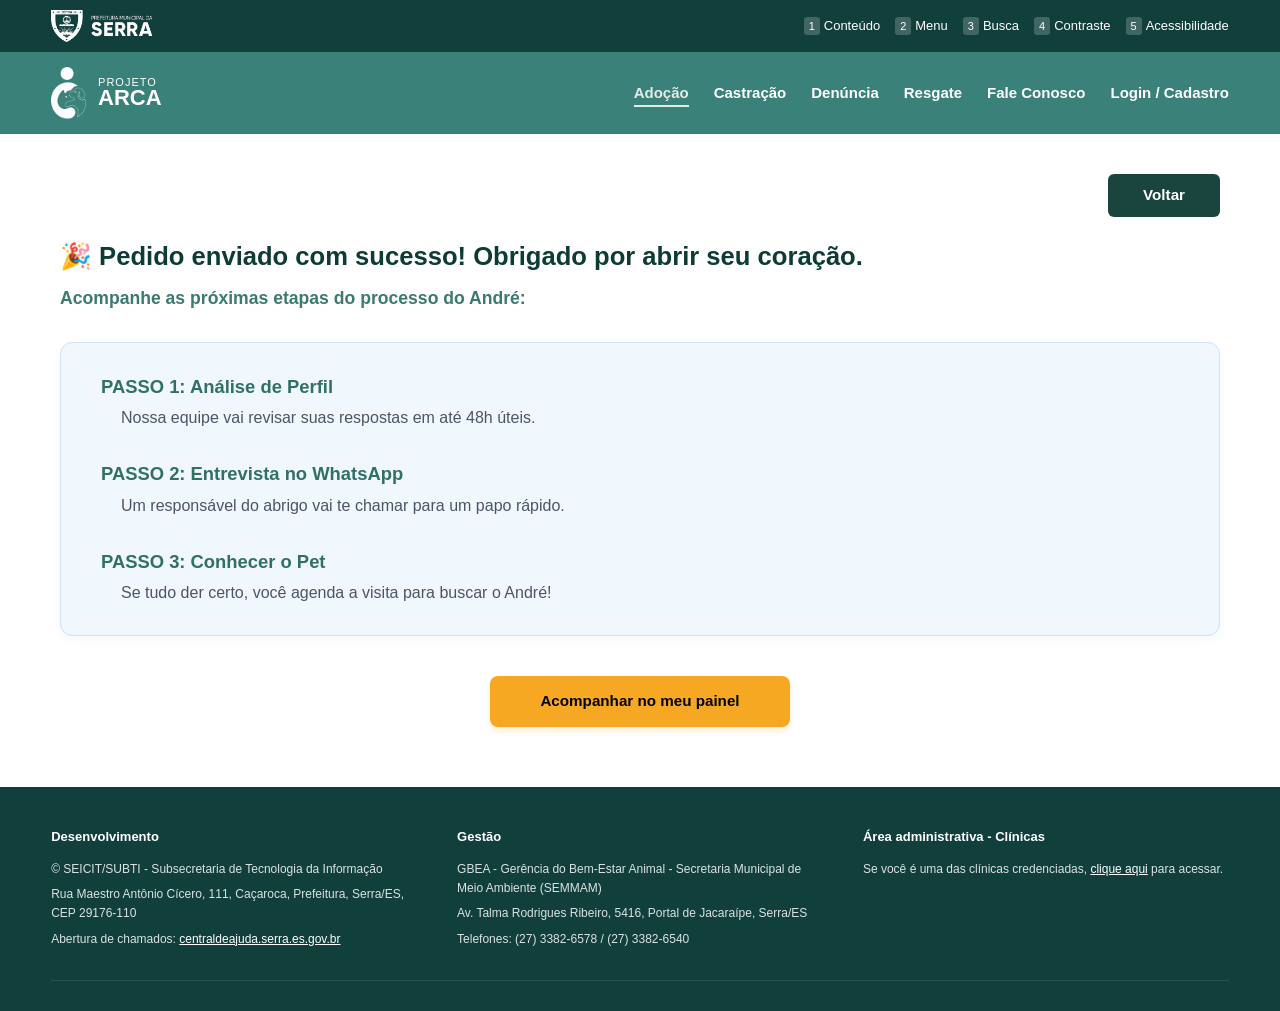
<file: arca2/sucesso.html>
<!DOCTYPE html>
<html lang="pt-BR">
<head>
    <meta charset="UTF-8">
    <meta name="viewport" content="width=device-width, initial-scale=1.0">
    <title>Pedido Enviado com Sucesso - Programa ARCA</title>
    <!-- PUXA O SEU STYLE.CSS PRONTO SEM ALTERAR NADA DELE -->
    <link rel="stylesheet" href="style.css">

    <!-- CSS ESPECÍFICO APENAS DESTA PÁGINA DE SUCESSO -->
    <style>
        .sucesso-main {
            max-width: 1200px;
            margin: 40px auto;
            padding: 0 20px;
            position: relative;
        }

        /* Botão Voltar posicionado no topo direito */
        .btn-voltar-container {
            display: flex;
            justify-content: flex-end;
            margin-bottom: 20px;
        }

        .btn-voltar {
            background-color: #1a443e; /* Tom escuro do botão voltar */
            color: #ffffff;
            padding: 10px 35px;
            border-radius: 6px;
            text-decoration: none;
            font-weight: 600;
            font-size: 0.95rem;
            transition: background 0.2s;
        }

        .btn-voltar:hover {
            background-color: #0d3c35;
        }

        /* Títulos e Mensagens */
        .sucesso-titulo {
            color: #0d3c35;
            font-size: 1.6rem;
            font-weight: 700;
            margin-bottom: 10px;
            display: flex;
            align-items: center;
            gap: 10px;
        }

        .sucesso-subtitulo {
            color: #3b7a6f;
            font-size: 1.1rem;
            font-weight: 600;
            margin-bottom: 30px;
        }

        /* Container dos Passos (Box Azul Claro) */
        .passos-container {
            background-color: #f0f7fd; /* Fundo azul bem claro idêntico à imagem */
            border: 1px solid #d0e4f7;
            border-radius: 12px;
            padding: 30px 40px;
            box-shadow: 0 4px 12px rgba(0, 0, 0, 0.03);
            margin-bottom: 40px;
        }

        .passo-item {
            margin-bottom: 30px;
        }

        .passo-item:last-child {
            margin-bottom: 0;
        }

        .passo-titulo {
            color: #317065;
            font-size: 1.15rem;
            font-weight: 700;
            margin-bottom: 6px;
        }

        .passo-descricao {
            color: #4a5568;
            font-size: 1rem;
            padding-left: 20px;
            line-height: 1.5;
        }

        /* Botão Central de Acompanhamento (Amarelo/Laranja) */
        .painel-action-container {
            display: flex;
            justify-content: center;
            margin-bottom: 60px;
        }

        .btn-painel {
            background-color: #f7a823; /* Amarelo/Laranja idêntico ao da tela aaa_2.png */
            color: #000000;
            padding: 14px 50px;
            border-radius: 8px;
            text-decoration: none;
            font-weight: 700;
            font-size: 0.95rem;
            box-shadow: 0 4px 6px rgba(247, 168, 35, 0.2);
            transition: background 0.2s;
            text-align: center;
        }

        .btn-painel:hover {
            background-color: #e09419;
        }

        /* Ajuste Mobile para sumir elementos ou reorganizar se virar celular */
        @media (max-width: 768px) {
            .sucesso-main {
                margin: 20px auto;
            }
            .sucesso-titulo {
                font-size: 1.3rem;
                flex-direction: column;
                text-align: center;
            }
            .sucesso-subtitulo {
                font-size: 1rem;
                text-align: center;
            }
            .passos-container {
                padding: 20px;
            }
            .passo-descricao {
                padding-left: 0;
            }
            .btn-voltar-container {
                justify-content: center;
            }
            .btn-painel {
                width: 100%;
            }
        }
    </style>
</head>
<body>

    <div class="barra-prefeitura">
        <div class="logo-prefeitura-topo">
            <img src="./imagens/prefeitura-arca-serra.png" alt="Logo Prefeitura da Serra">
        </div>
        <div class="nav-institucional-links">
            <a href="#"><span>1</span> Conteúdo</a>
            <a href="#"><span>2</span> Menu</a>
            <a href="#"><span>3</span> Busca</a>
            <a href="#"><span>4</span> Contraste</a>
            <a href="#"><span>5</span> Acessibilidade</a>
        </div>
    </div>

    <nav class="navbar-arca">
        <a href="index.html" class="logo-arca">
            <img src="./imagens/logo-arca.png" alt="Logo Programa ARCA">
            <div class="logo-texto">
                <span>PROJETO</span>
                <strong>ARCA</strong>
            </div>
        </a>
        <button class="menu-hamburger" aria-label="Abrir Menu">
            <span></span>
            <span></span>
            <span></span>
        </button>
        <ul class="menu-links">
            <li><a href="adocao.html" class="active">Adoção</a></li>
            <li class="dropdown">
                <a href="#" class="dropdown-toggle">Castração</a>
                <ul class="dropdown-menu">
                    <li><a href="informacoes.html">Como funciona</a></li>
                    <li><a href="#">Agendar Castração</a></li>
                    <li><a href="#">Clínicas credenciadas</a></li>
                </ul>
            </li>
            <li><a href="#">Denúncia</a></li>
            <li><a href="#">Resgate</a></li>
            <li><a href="#">Fale Conosco</a></li>
            <li><a href="solicitacoes.html">Perfil</a></li>
        </ul>
    </nav>

    <!-- CONTEÚDO PRINCIPAL DA TELA DE SUCESSO -->
    <main class="sucesso-main">
        
        <!-- Botão Voltar -->
        <div class="btn-voltar-container">
            <a href="adocao.html" class="btn-voltar">Voltar</a>
        </div>

        <!-- Mensagem de Sucesso -->
        <h1 class="sucesso-titulo">
            🎉 Pedido enviado com sucesso! Obrigado por abrir seu coração.
        </h1>
        <p class="sucesso-subtitulo">Acompanhe as próximas etapas do processo do André:</p>

        <!-- Caixa Azul de Etapas -->
        <div class="passos-container">
            
            <!-- Passo 1 -->
            <div class="passo-item">
                <h3 class="passo-titulo">PASSO 1: Análise de Perfil</h3>
                <p class="passo-descricao">Nossa equipe vai revisar suas respostas em até 48h úteis.</p>
            </div>

            <!-- Passo 2 -->
            <div class="passo-item">
                <h3 class="passo-titulo">PASSO 2: Entrevista no WhatsApp</h3>
                <p class="passo-descricao">Um responsável do abrigo vai te chamar para um papo rápido.</p>
            </div>

            <!-- Passo 3 -->
            <div class="passo-item">
                <h3 class="passo-titulo">PASSO 3: Conhecer o Pet</h3>
                <p class="passo-descricao">Se tudo der certo, você agenda a visita para buscar o André!</p>
            </div>

        </div>

        <!-- Botão Amarelo de Acompanhamento -->
        <div class="painel-action-container">
            <a href="solicitacoes.html" class="btn-painel">Acompanhar no meu painel</a>
        </div>

    </main>

    <footer class="footer-arca">
        <div class="footer-container">
            <div class="footer-coluna">
                <h4>Desenvolvimento</h4>
                <p>© SEICIT/SUBTI - Subsecretaria de Tecnologia da Informação</p>
                <p>Rua Maestro Antônio Cícero, 111, Caçaroca, Prefeitura, Serra/ES, CEP 29176-110</p>
                <p>Abertura de chamados: <a href="#">centraldeajuda.serra.es.gov.br</a></p>
            </div>
            <div class="footer-coluna">
                <h4>Gestão</h4>
                <p>GBEA - Gerência do Bem-Estar Animal - Secretaria Municipal de Meio Ambiente (SEMMAM)</p>
                <p>Av. Talma Rodrigues Ribeiro, 5416, Portal de Jacaraípe, Serra/ES</p>
                <p>Telefones: (27) 3382-6578 / (27) 3382-6540</p>
            </div>
            <div class="footer-coluna">
                <h4>Área administrativa - Clínicas</h4>
                <p>Se você é uma das clínicas credenciadas, <a href="#">clique aqui</a> para acessar.</p>
            </div>
        </div>
    </footer>

    <script src="script.js"></script>
</body>
</html>
</file>
<file: arca2/style.css>
/* ==========================================================================
   RESET CSS UNIVERSAL
   ========================================================================== */
* {
    margin: 0; /* Remove margens padrões de todos os elementos */
    padding: 0; /* Remove paddings padrões de todos os elementos */
    box-sizing: border-box; /* Garante que padding e border estejam inclusos no cálculo da largura/altura */
    font-family: 'Inter', 'Segoe UI', Roboto, Helvetica, Arial, sans-serif; /* Define família tipográfica sans-serif limpa e próxima ao Figma */
}

/* ==========================================================================
   VARIÁVEIS DE AMBIENTE (DESIGN SYSTEM)
   ========================================================================== */
:root {
    --verde-institucional: #113f3c; /* "Apelido" para o verde oficial da prefeitura */
    --verde-navbar: #3a817a; /* Verde água intermediário da barra de navegação do Programa Arca */
    --amarelo-primario: #f2a922; /* Amarelo ouro dos botões de ação principal */
    --amarelo-hover: #d99316; /* Tom levemente mais escuro para efeito hover no botão principal */
    --fundo-card: #f0f6fa; /* Cor de fundo suave para os cards de animais */
    --borda-card: #d3e2ee; /* Cor das bordas suaves dos inputs e contornos */
    --texto-escuro: #0d2c29; /* Cor predominante dos textos e títulos principais */
    --texto-mutado: #5a6e72; /* Cor cinza para textos menos importantes */
    --branco: #ffffff; /* Branco puro para contrastes e fundos limpos */
    --sucesso: #28a745; /* Verde padrão para status de aprovação/sucesso */
}

/* Configuração base da página para evitar quebras de scroll lateral */
body {
    background-color: var(--branco);
    color: var(--texto-escuro);
    overflow-x: hidden; /* Garante que a página não "balance" para os lados no celular */
    line-height: 1.5; /* Altura de linha ergonômica para leitura */
}

/* ==========================================================================
   BARRA INSTITUCIONAL SUPERIOR (PREFEITURA DA SERRA)
   ========================================================================== */
.barra-prefeitura {
    background-color: var(--verde-institucional); /* Fundo verde escuro oficial */
    color: var(--branco);
    padding: 10px 4%; /* Margem interna proporcional */
    display: flex;
    justify-content: space-between; /* Separa o logo à esquerda dos links à direita */
    align-items: center;
    font-size: 13px; /* Texto pequeno institucional */
    font-weight: 500;
}

.logo-prefeitura-topo {
    display: flex;
    align-items: center;
    gap: 10px; /* Espaço entre o brasão e o texto */
}

.logo-prefeitura-topo img {
    height: 32px; /* Altura exata calibrada para o brasão institucional */
}

.logo-prefeitura-topo div {
    text-transform: uppercase;
    font-size: 11px;
    letter-spacing: 0.5px;
    line-height: 1.2;
}

.nav-institucional-links {
    display: flex;
    gap: 15px; /* Espaçamento simétrico entre os itens numéricos */
}

.nav-institucional-links a {
    color: var(--branco);
    text-decoration: none; /* Remove sublinhado padrão */
    display: flex;
    align-items: center;
    gap: 4px;
}

.nav-institucional-links span {
    background: rgba(255, 255, 255, 0.2); /* Fundo sutil para destacar o número do atalho */
    padding: 1px 5px;
    border-radius: 3px;
    font-size: 11px;
}

/* ==========================================================================
   NAVBAR PRINCIPAL (PROGRAMA ARCA)
   ========================================================================== */
.navbar-arca {
    background-color: var(--verde-navbar); /* Tom verde água característico do programa */
    padding: 15px 4%;
    display: flex;
    justify-content: space-between; /* Logo à esquerda e links à direita */
    align-items: center;
    position: sticky; /* Diz para o menu seguir o usuário e travar no topo (0) */
    top: 0; /* Ponto onde o menu "cola" na tela */
    z-index: 1000; /* Mantém o menu sempre na camada acima de tudo */
}

.logo-arca {
    display: flex;
    align-items: center;
    gap: 12px;
    color: var(--branco);
    text-decoration: none;
}

.logo-arca img {
    height: 52px; /* Aumentado para dar mais destaque */
}

.logo-texto {
    display: flex;
    flex-direction: column;
    line-height: 0.9;
    text-transform: uppercase;
}

.logo-texto span {
    font-size: 11px;
    font-weight: 400;
    letter-spacing: 1px;
}

.logo-texto strong {
    font-size: 22px;
    font-weight: 900;
}

.menu-links {
    display: flex;
    gap: 25px; /* Gaps horizontais idênticos aos espaçamentos do Figma */
    align-items: center;
    list-style: none;
}

.menu-links a {
    color: var(--branco);
    text-decoration: none;
    font-size: 15px;
    font-weight: 600;
    transition: opacity 0.2s ease; /* Transição leve para interações */
    border-bottom: 2px solid transparent; /* Evita que o texto se mova ao passar o mouse */
    padding-bottom: 4px;
}

.menu-links a:hover, .menu-links a.active {
    opacity: 0.85;
    border-bottom: 2px solid var(--branco); /* Linha de indicação ativa */
    padding-bottom: 4px;
    border-bottom-color: var(--branco); /* Apenas altera a cor da borda existente */
}

/* ==========================================================================
   DROPDOWN MENU (CASTRAÇÃO)
   ========================================================================== */
.dropdown {
    position: relative;
}

.dropdown-menu {
    display: none;
    position: absolute;
    top: 100%;
    left: 0;
    background-color: var(--fundo-card); /* Azul clarinho */
    list-style: none;
    padding: 0;
    min-width: 180px;
    box-shadow: 0 8px 16px rgba(0,0,0,0.1);
    border-radius: 8px;
    z-index: 1001;
    overflow: hidden; /* Garante que o fundo não ultrapasse os cantos arredondados */
}

.dropdown:hover .dropdown-menu {
    display: block;
}

/* Alinha o último dropdown à direita no desktop para evitar que o menu saia da tela */
@media (min-width: 769px) {
    .menu-links li:last-child.dropdown .dropdown-menu {
        left: auto;
        right: 0;
    }
    .menu-links li:last-child.dropdown .dropdown-menu li a {
        text-align: right;
    }
}

.dropdown-menu li a.logout-link {
    color: #ff4b4b !important; /* Cor vermelha para indicar saída/ação crítica */
    font-weight: 700;
}

.dropdown-menu li {
    width: 100%;
    border-bottom: 1px solid var(--borda-card); /* Linha separando cada opção */
}

.dropdown-menu li:last-child {
    border-bottom: none;
}

.dropdown-menu li a {
    padding: 8px 15px !important;
    display: block;
    font-size: 13px;
    color: var(--texto-escuro) !important; /* Texto escuro para fundo claro */
    font-weight: 500;
    border-bottom: none !important; /* Garante que não herde a borda do menu principal */
}

.dropdown-menu li a:hover {
    background-color: rgba(255, 255, 255, 0.1);
    background-color: rgba(0, 0, 0, 0.05);
    opacity: 1;
}

/* Menu Hambúrguer Oculto por padrão no Desktop */
.menu-hamburger {
    display: none;
    background: none;
    border: none;
    cursor: pointer;
    flex-direction: column;
    gap: 6px;
}

.menu-hamburger span {
    display: block;
    width: 28px;
    height: 3px;
    background-color: var(--branco);
    border-radius: 2px;
    transition: 0.3s;
}

.hero-logo-destaque {
    width: 100%;
    max-width: 900px; /* Reduzido levemente para um visual mais equilibrado */
    height: auto;
    display: block;
    border-radius: 15px; /* Bordas arredondadas para um visual mais limpo */
    box-shadow: 0 4px 20px rgba(0, 0, 0, 0.05); /* Sombra suave para dar profundidade */
}

/* ==========================================================================
   ELEMENTOS DE BOTÕES E UI GLOBAL
   ========================================================================== */
.btn-amarelo {
    background-color: var(--amarelo-primario);
    color: var(--texto-escuro);
    border: none;
    padding: 12px 28px;
    font-weight: 700;
    font-size: 15px;
    border-radius: 6px; /* Cantos levemente arredondados fiéis à imagem */
    cursor: pointer;
    text-decoration: none;
    display: inline-flex;
    align-items: center;
    justify-content: center;
    transition: background-color 0.2s ease, transform 0.1s ease;
    width: 100%; /* Ocupa totalidade do container por padrão, responsivo */
    max-width: 240px; /* Limite padrão para botões soltos */
}

.btn-amarelo:hover {
    background-color: var(--amarelo-hover);
}

.btn-escuro {
    background-color: var(--verde-institucional);
    color: var(--branco);
    border: none;
    padding: 12px 28px;
    font-weight: 700;
    font-size: 15px;
    border-radius: 6px;
    cursor: pointer;
    text-decoration: none;
    display: inline-flex;
    align-items: center;
    justify-content: center;
    transition: opacity 0.2s ease;
    width: 100%;
    max-width: 240px;
}

.btn-escuro:hover {
    opacity: 0.9;
}

.btn-voltar {
    background-color: var(--verde-institucional);
    color: var(--branco);
    border: none;
    padding: 8px 35px;
    font-size: 14px;
    font-weight: 600;
    border-radius: 6px;
    cursor: pointer;
    text-decoration: none;
    display: inline-block;
    float: right; /* Alinha à direita conforme fluxo do layout */
}

/* ==========================================================================
   MODAL DE ACESSO OBRIGATÓRIO (LOGIN/CADASTRO)
   ========================================================================== */
.modal-arca-overlay {
    position: fixed;
    top: 0;
    left: 0;
    width: 100%;
    height: 100%;
    background: rgba(0, 0, 0, 0.7);
    display: none; /* Escondido por padrão */
    align-items: center;
    justify-content: center;
    z-index: 3000;
    backdrop-filter: blur(5px);
}

.modal-arca-card {
    background: var(--branco);
    padding: 40px;
    border-radius: 20px;
    max-width: 450px;
    width: 90%;
    text-align: center;
    box-shadow: 0 20px 40px rgba(0,0,0,0.3);
    animation: zoomIn 0.3s ease-out;
}

@keyframes zoomIn {
    from { transform: scale(0.8); opacity: 0; }
    to { transform: scale(1); opacity: 1; }
}

.modal-arca-card h2 {
    color: var(--verde-institucional);
    margin-bottom: 15px;
}

.modal-arca-card p {
    margin-bottom: 30px;
    color: var(--texto-mutado);
}

.chamada-ver-mais {
    font-size: 36px;
    font-weight: 800;
    color: #000000;
    margin-bottom: 30px;
    text-align: center;
}

/* ==========================================================================
   VITRINE DE CARDS DE ANIMAIS (REUTILIZÁVEL)
   ========================================================================== */
.grid-animais {
    display: grid;
    grid-template-columns: repeat(3, 1fr); /* Divide o espaço em 3 colunas iguais no desktop */
    gap: 30px; /* Distanciamento idêntico observado nas telas completas */
    margin-top: 25px;
}

.card-animal {
    background-color: var(--fundo-card);
    background-color: var(--fundo-card);
    border-radius: 20px; /* Bordas arredondadas pronunciadas conforme o mockup */
    display: flex;
    flex-direction: column;
    box-shadow: 1px 1px 5px rgba(0, 0, 0, 0.1);
}

.card-imagem-wrapper {
    width: 100%;
    position: relative;
    border-radius: 20px 20px 0 0; /* Acompanha perfeitamente o topo do card */
    overflow: hidden; /* Trunca cantos da imagem interna */
    aspect-ratio: 3 / 4; /* Garante que a foto do animal seja sempre um retângulo vertical */
}

.card-imagem-wrapper img {
    width: 100%;
    height: 100%;
    object-fit: cover; /* Adapta a imagem sem distorcer as proporções do animal */
}

.card-info {
    padding: 20px; /* Espaçamento interno apenas para os textos e botões */
    display: flex;
    flex-direction: column;
    gap: 8px;
}

.card-nome {
    font-size: 16px;
    font-weight: 700;
    color: var(--texto-escuro);
}

.card-meta {
    display: flex;
    align-items: center;
    gap: 8px;
    font-size: 13px;
    color: var(--texto-escuro);
    font-weight: 500;
}

.card-meta img {
    width: 16px;
    height: 16px;
}

.card-acoes {
    margin-top: 12px;
    display: flex;
    flex-direction: column;
    gap: 8px;
}

.card-botoes-row {
    display: flex;
    gap: 8px;
}

.card-botoes-row .btn-amarelo {
    flex: 1; /* Faz o botão de adotar ocupar o espaço restante */
}

.btn-favorito {
    width: 35px;
    height: 35px;
    background-color: var(--verde-institucional);
    border: none;
    border-radius: 6px;
    cursor: pointer;
    display: flex;
    align-items: center;
    justify-content: center;
    font-size: 16px;
    color: var(--branco);
    transition: all 0.2s ease;
}

.btn-favorito:hover {
    transform: scale(1.1);
}

.btn-favorito.favoritado {
    color: #ff4b4b; /* Cor vermelha para o coração */
}

.btn-favorito-grande {
    width: 54px; /* Altura calculada para alinhar com o btn-central-adocao */
    height: 54px;
    font-size: 22px;
}

.card-acoes .btn-amarelo, .card-acoes .btn-escuro {
    max-width: 100%; /* Botões preenchem a largura total interna do card */
    padding: 8px 15px;
    font-size: 13px;
    border-radius: 6px;
}

/* ==========================================================================
   RODAPÉ INSTITUCIONAL PARCEIRO E GOVERNAMENTAL
   ========================================================================== */
.footer-arca {
    background-color: var(--verde-institucional); /* Cor escura corporativa */
    color: var(--branco);
    padding: 40px 4% 30px 4%;
    font-size: 12px;
    line-height: 1.6;
    margin-top: 60px; /* Garante separação saudável do término do fluxo de dados */
}

.footer-container {
    max-width: 1200px;
    margin: 0 auto;
    display: grid;
    grid-template-columns: repeat(3, 1fr); /* Divisão exata em 3 blocos de informação */
    gap: 40px;
    border-bottom: 1px solid rgba(255, 255, 255, 0.1);
    padding-bottom: 25px;
}

.footer-coluna h4 {
    font-size: 13px;
    font-weight: 700;
    margin-bottom: 12px;
    text-transform: none;
}

.footer-coluna p {
    color: rgba(255, 255, 255, 0.85);
    margin-bottom: 6px;
}

.footer-coluna a {
    color: var(--branco);
    text-decoration: underline;
}

/* ==========================================================================
   SISTEMA DE MEDIA QUERIES (RESPONSIVIDADE COMPLETA)
   ========================================================================== */

/* Notebooks e Desktops menores (Abaixo de 1024px) */
@media (max-width: 1024px) {
    .grid-animais {
        grid-template-columns: repeat(2, 1fr); /* Transiciona para duas colunas para preservar legibilidade */
        gap: 20px;
    }
    .footer-container {
        grid-template-columns: repeat(2, 1fr);
    }
}

/* Tablets (Abaixo de 768px) */
@media (max-width: 768px) {
    .barra-prefeitura {
        flex-direction: column; /* Alinha marcas verticalmente no ambiente mobile */
        gap: 10px;
        text-align: center;
    }
    .nav-institucional-links {
        display: none; /* Oculta atalhos avançados para limpar visual mobile */
    }
    .menu-hamburger {
        display: flex; /* Exibe gatilho do menu colapsável */
    }
    .menu-links {
        display: none; /* Esconde lista padrão horizontal */
        flex-direction: column;
        width: 100%;
        position: absolute;
        top: 100%;
        left: 0;
        background-color: var(--verde-navbar);
        padding: 20px;
        gap: 15px;
        box-shadow: 0 4px 6px rgba(0,0,0,0.1);
    }
    .menu-links.active {
        display: flex; /* Acionado dinamicamente via JS */
    }
    .menu-links li {
        width: 100%;
        text-align: center;
    }
    .dropdown-menu {
        position: static;
        display: none;
        background-color: rgba(0, 0, 0, 0.2); /* Fundo um pouco mais profundo */
        box-shadow: none;
        padding: 2px 0;
        width: 60%; /* Ainda mais estreito para um visual minimalista */
        margin: 2px auto 8px auto; /* Aproxima do item pai e afasta do item de baixo */
        text-align: center;
        border-radius: 8px;
    }
    .dropdown-menu li a {
        color: var(--branco) !important;
        font-size: 14px; /* Diminui levemente para criar hierarquia */
        padding: 4px 10px !important; /* Diminui a altura de cada link interno */
    }
    .dropdown.active .dropdown-menu {
        display: block;
    }
    .grid-animais {
        grid-template-columns: 1fr; /* Coluna única centralizada */
        max-width: 300px; /* Card e imagem do gato menores */
        margin-left: auto;
        margin-right: auto;
    }
    .card-imagem-wrapper {
        aspect-ratio: 1 / 1; /* Torna a imagem quadrada no mobile, reduzindo a altura */
    }
    .card-imagem-wrapper img {
        object-position: center top; /* Prioriza a parte superior da foto (onde fica o rosto) */
    }
    .card-nome {
        font-size: 15px;
    }
    .card-meta {
        font-size: 12px;
    }
    .card-acoes .btn-amarelo, .card-acoes .btn-escuro {
        font-size: 13px;
        padding: 10px;
    }
    .footer-arca {
        font-size: 11px; /* Texto do rodapé reduzido */
    }
    .footer-container {
        grid-template-columns: 1fr;
        gap: 25px;
    }
}

/* Mobile Dispositivos Pequenos (Abaixo de 480px) */
@media (max-width: 480px) {
    .btn-amarelo, .btn-escuro {
        max-width: 100%; /* Força botões a ocuparem largura inteira para clique facilitado via touch */
    }
}
</file>
